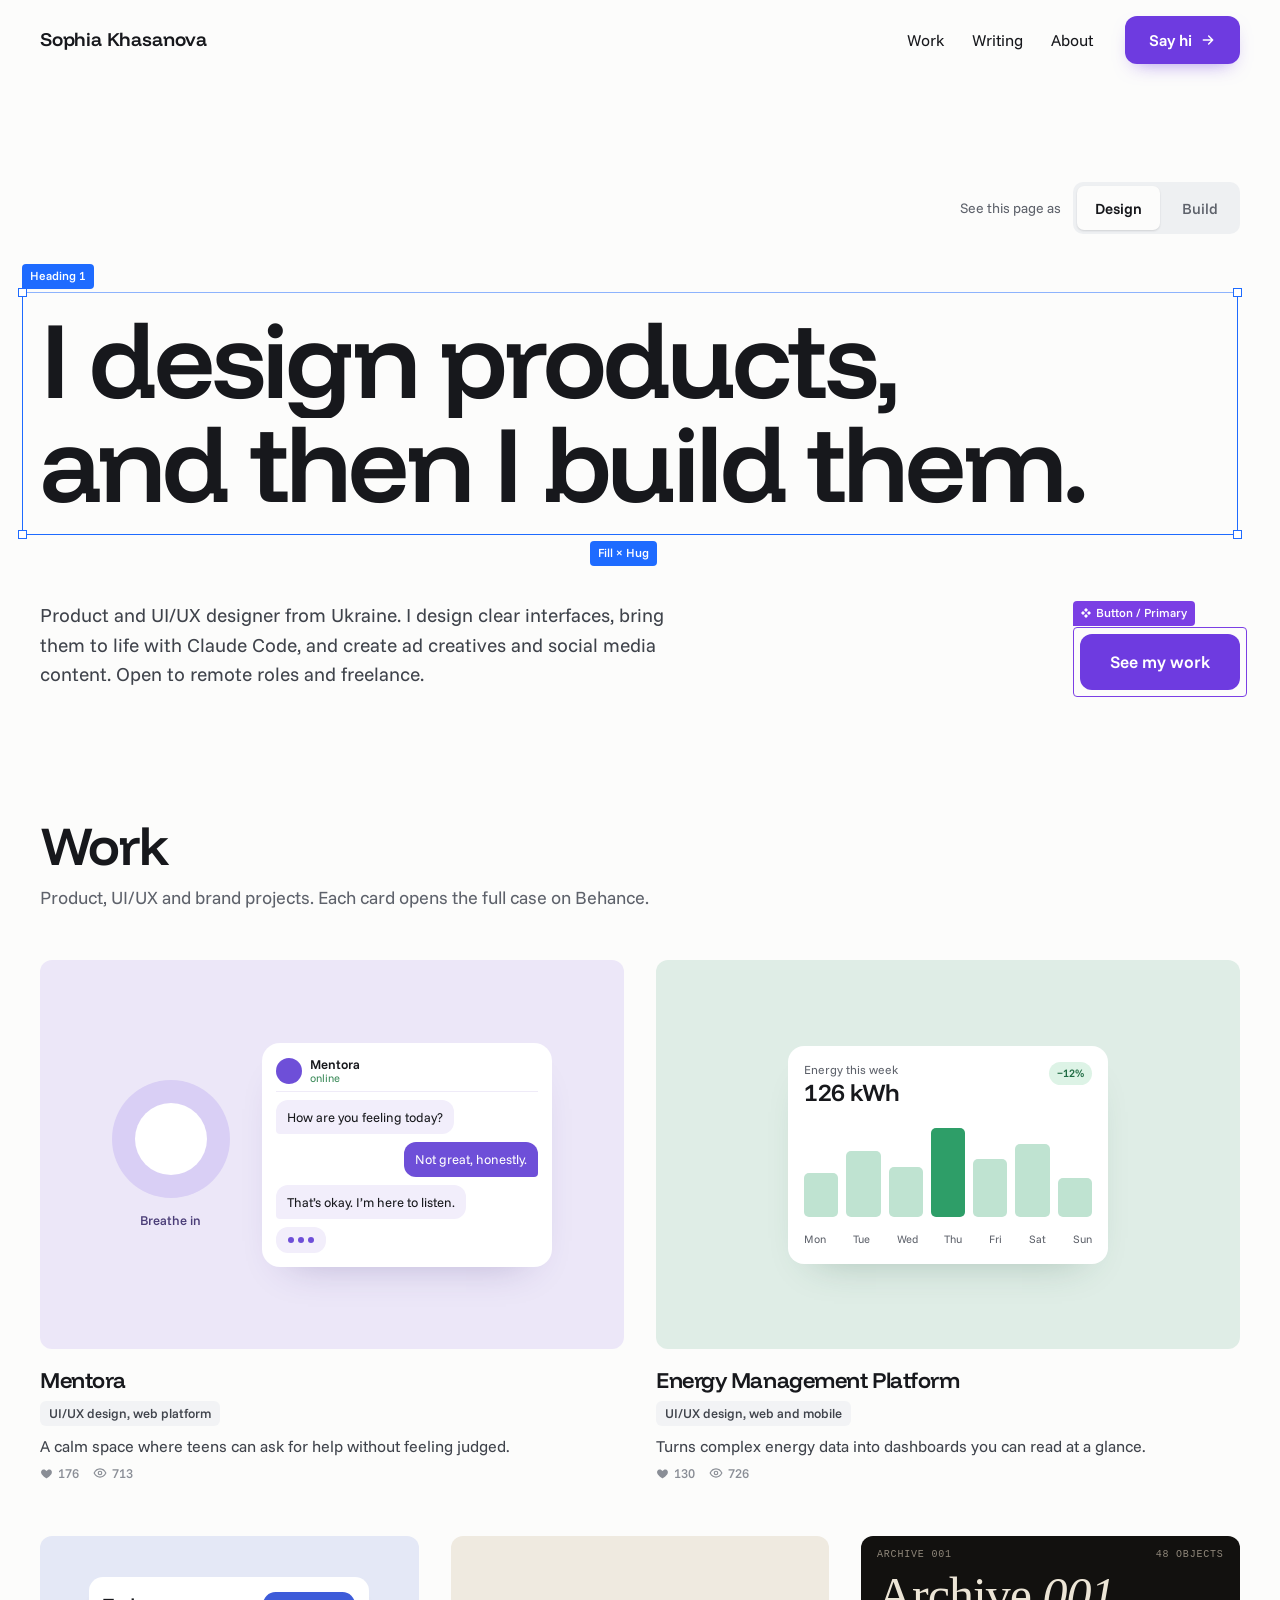
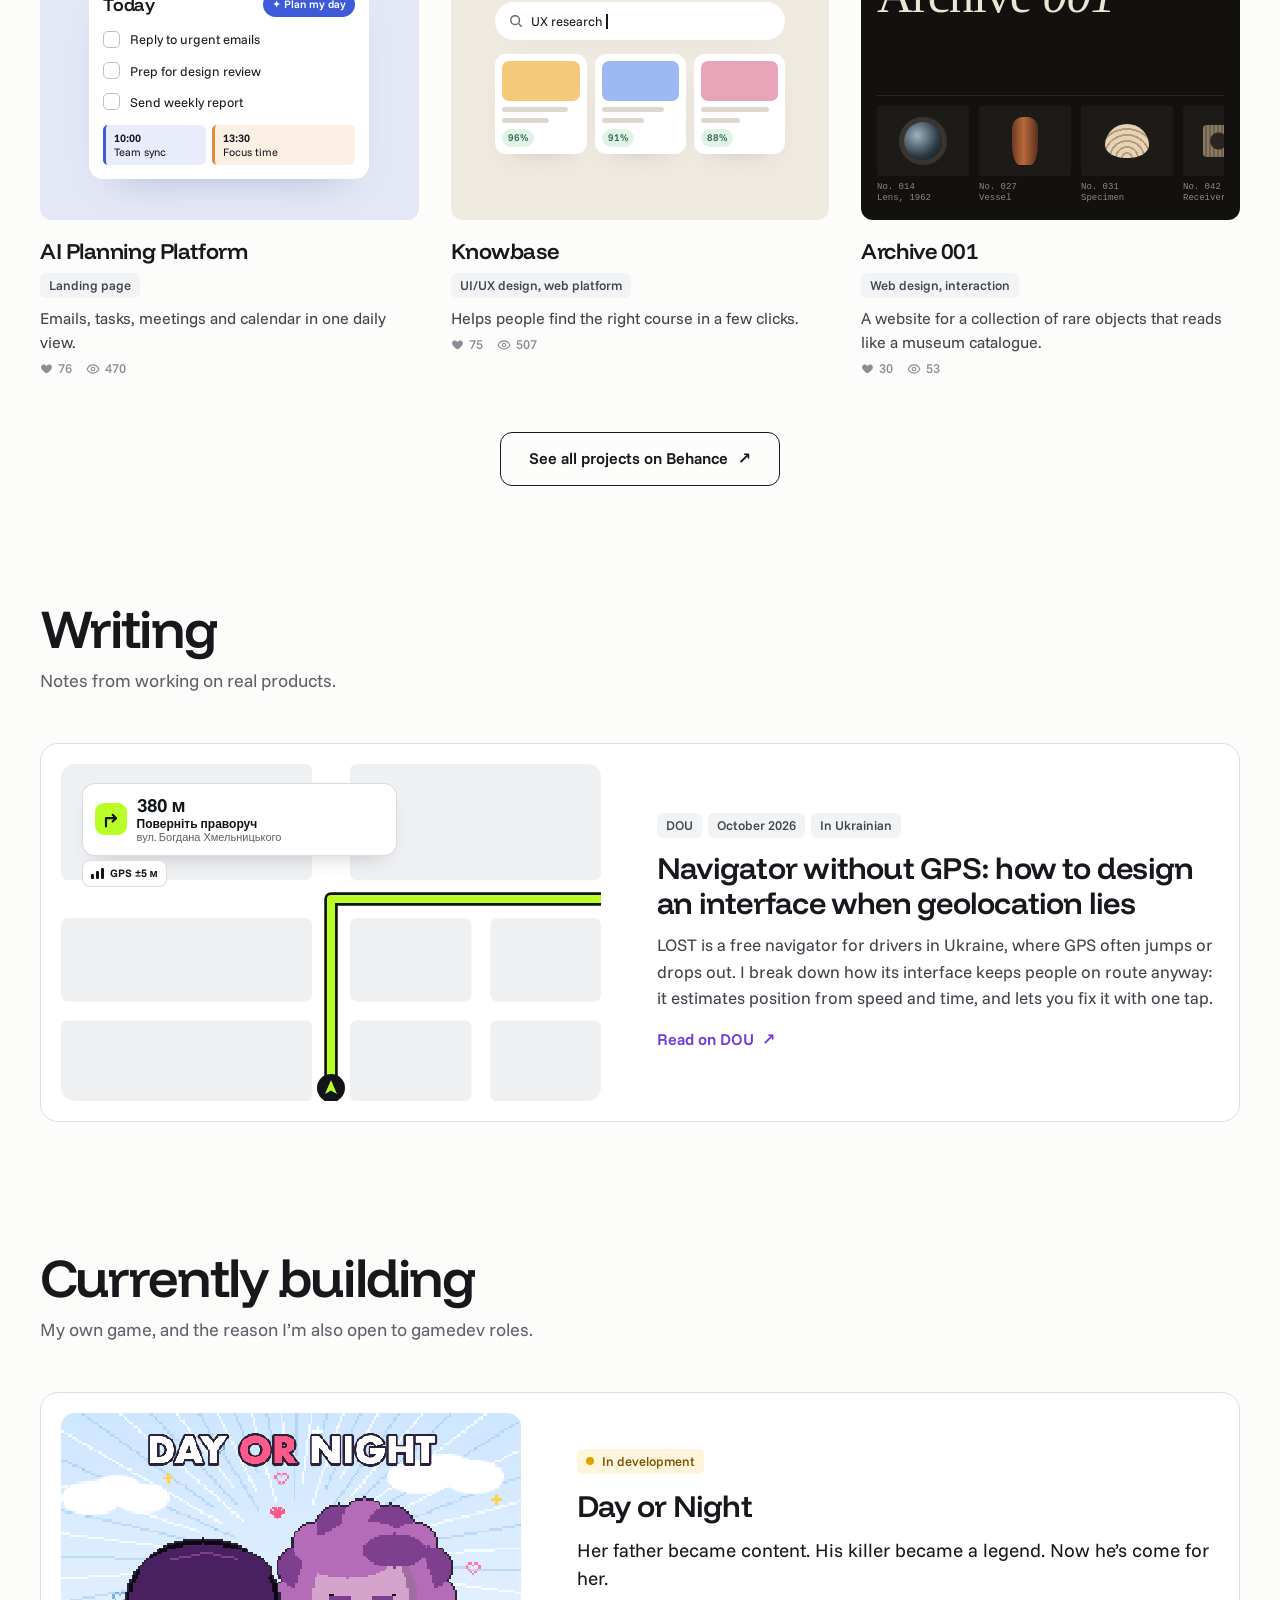
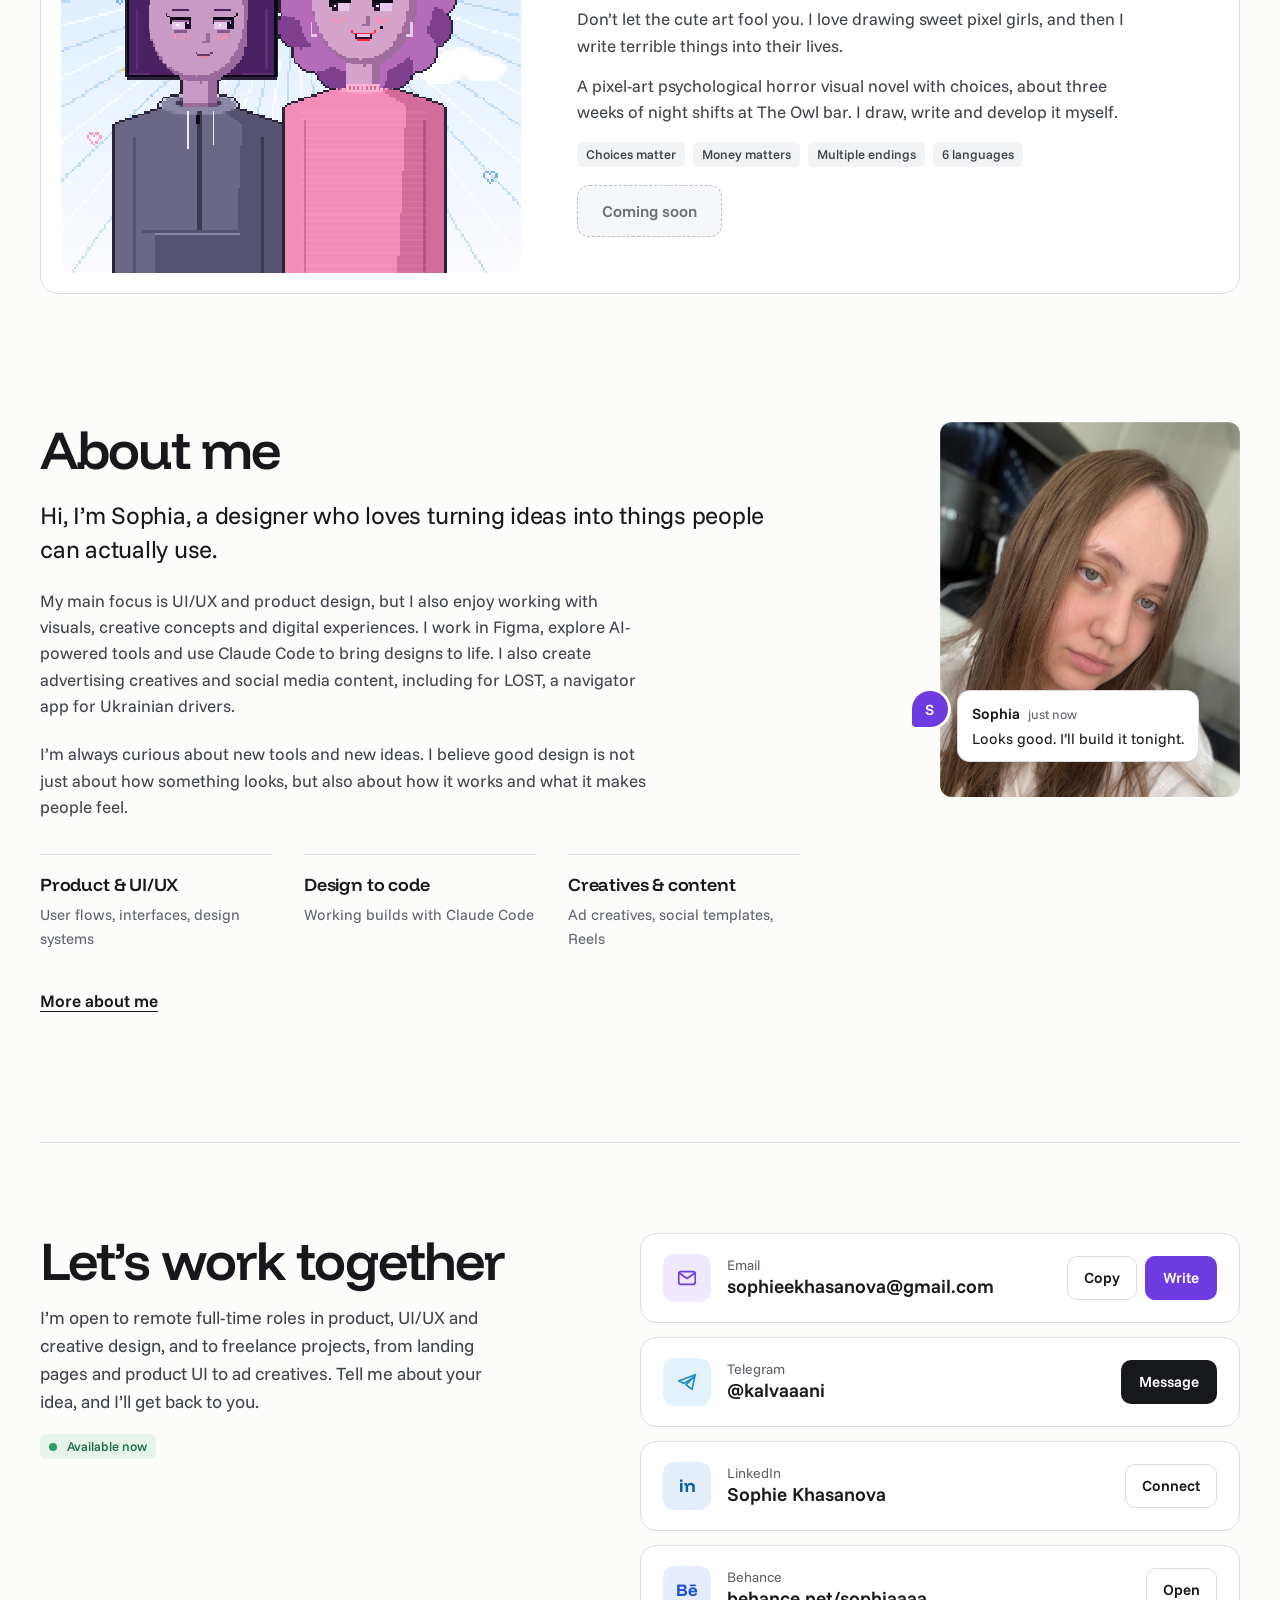
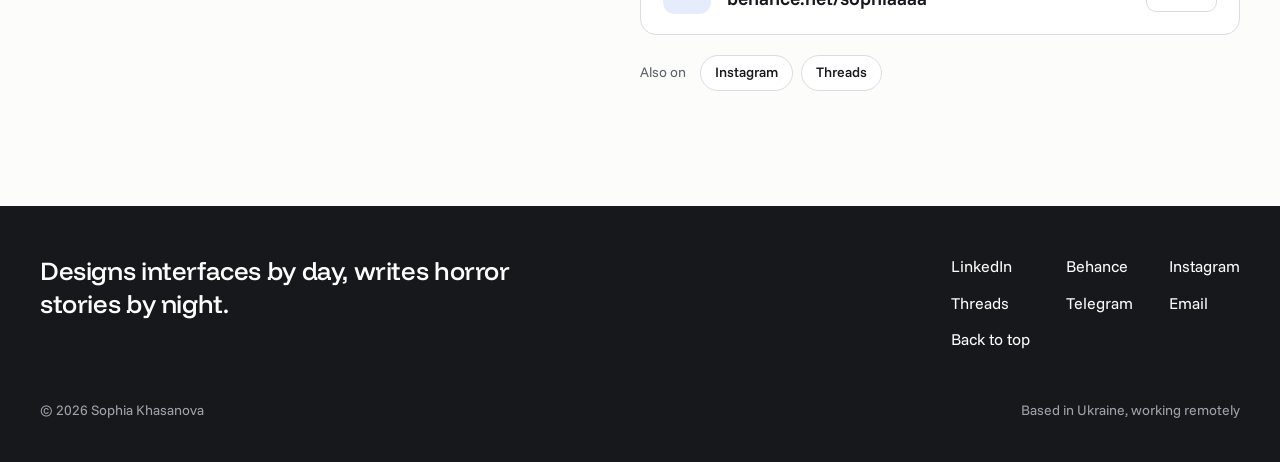
<file: index.html>
<!doctype html>
<html lang="en">
<head>
<meta charset="utf-8">
<meta name="viewport" content="width=device-width, initial-scale=1">
<title>Sophia Khasanova, product and UI/UX designer</title>
<meta name="description" content="Sophia Khasanova, product and UI/UX designer from Ukraine. Interfaces, design to code with Claude Code, and ad creatives. Open to remote roles and freelance.">
<link rel="canonical" href="https://sophiekhasanova.github.io/">
<meta property="og:type" content="website">
<meta property="og:title" content="Sophia Khasanova, product and UI/UX designer">
<meta property="og:description" content="Sophia Khasanova, product and UI/UX designer from Ukraine. Interfaces, design to code with Claude Code, and ad creatives. Open to remote roles and freelance.">
<meta property="og:url" content="https://sophiekhasanova.github.io/">
<meta property="og:image" content="https://sophiekhasanova.github.io/assets/og.png">
<meta name="twitter:card" content="summary_large_image">
<meta name="theme-color" content="#FCFCFB">
<link rel="icon" href="assets/favicon.svg" type="image/svg+xml">

<link rel="preconnect" href="https://fonts.googleapis.com">
<link href="https://fonts.googleapis.com/css2?family=Funnel+Display:wght@400;500;600;700;800&amp;family=Funnel+Sans:wght@400;500;600&amp;display=swap" rel="stylesheet">
<link rel="stylesheet" href="css/style.css">

</head>
<body>

<div class="page">

<header id="top" class="hdr">
<span style="font-family:'Funnel Display',sans-serif;font-weight:600;font-size:19px;letter-spacing:-0.01em;margin-right:auto">Sophia Khasanova</span>
<nav class="main-nav">
<a class="plain-link" href="#work">Work</a>
<a class="plain-link" href="#writing">Writing</a>
<a class="plain-link" href="#about">About</a>
</nav>
<a href="#contact" class="hcta">Say hi<svg class="harr" width="16" height="16" viewBox="0 0 24 24" fill="none" stroke="currentColor" stroke-width="2.2" stroke-linecap="round" stroke-linejoin="round" aria-hidden="true"><path d="M5 12h14M13 6l6 6-6 6"></path></svg></a>
</header>

<section class="is-design" data-mode style="max-width:1320px;margin:0 auto;padding:clamp(48px,8vw,112px) 40px clamp(72px,10vw,140px)">
<div class="fade f3 vbar" style="display:flex;align-items:center;justify-content:flex-end;margin-bottom:clamp(40px,6vw,72px)">
<span class="vhint" style="color:#5E626B;font-size:14px;margin-right:12px">See this page as</span><div role="group" aria-label="Show the page as" style="display:inline-flex;padding:4px;border-radius:10px;background:#EEF0F2;gap:4px">
<button type="button" class="seg" data-set="design" aria-pressed="true">Design</button>
<button type="button" class="seg" data-set="build" aria-pressed="false">Build</button>
</div>
</div>

<div style="position:relative;max-width:1180px">
<div class="ov" aria-hidden="true" style="position:absolute;inset:-14px -18px">
<div class="draw" style="position:absolute;inset:0;border:1.5px solid #1E6BFF"></div>
<span class="pop p3" style="position:absolute;left:0;top:-28px;background:#1E6BFF;color:#fff;font-size:12px;font-weight:500;padding:3px 8px;border-radius:4px 4px 4px 0;transform-origin:left bottom">Heading 1</span>
<span class="pop p1" style="position:absolute;left:-4px;top:-4px;width:9px;height:9px;background:#fff;border:1.5px solid #1E6BFF"></span>
<span class="pop p1" style="position:absolute;right:-4px;top:-4px;width:9px;height:9px;background:#fff;border:1.5px solid #1E6BFF"></span>
<span class="pop p1" style="position:absolute;left:-4px;bottom:-4px;width:9px;height:9px;background:#fff;border:1.5px solid #1E6BFF"></span>
<span class="pop p1" style="position:absolute;right:-4px;bottom:-4px;width:9px;height:9px;background:#fff;border:1.5px solid #1E6BFF"></span>
<span class="pop p2" style="position:absolute;left:calc(50% - 40px);bottom:-30px;background:#1E6BFF;color:#fff;font-size:12px;font-weight:500;padding:3px 8px;border-radius:4px;white-space:nowrap">Fill × Hug</span>
</div>
<h1 style="margin:0;font-family:'Funnel Display',sans-serif;font-weight:600;font-size:clamp(44px,8.4vw,124px);line-height:0.96;letter-spacing:-0.035em">
<span class="mask"><span class="line">I design products,</span></span>
<span class="mask"><span class="line l2">and then I build them.</span></span>
</h1>
</div>

<div style="display:flex;flex-wrap:wrap;gap:40px 64px;align-items:flex-end;justify-content:space-between;margin-top:clamp(56px,7vw,88px)">
<p class="fade f1" style="margin:0;max-width:34em;font-size:clamp(18px,1.5vw,21px);color:#3F434B">Product and UI/UX designer from Ukraine. I design clear interfaces, bring them to life with Claude Code, and create ad creatives and social media content. Open to remote roles and freelance.</p>
<div class="rel fade f2">
<div class="ov" aria-hidden="true" style="position:absolute;inset:-7px;border:1.5px solid #7B3FE4;border-radius:4px">
<span class="pop p2" style="position:absolute;left:-1.5px;top:-27px;background:#7B3FE4;color:#fff;font-size:12px;font-weight:500;padding:3px 8px;border-radius:4px 4px 4px 0;display:flex;gap:5px;align-items:center;white-space:nowrap;transform-origin:left bottom"><svg width="10" height="10" viewBox="0 0 10 10" fill="#fff" aria-hidden="true"><path d="M5 0l2 2-2 2-2-2zM8 3l2 2-2 2-2-2zM2 3l2 2-2 2-2-2zM5 6l2 2-2 2-2-2z"></path></svg>Button / Primary</span>
</div>
<a href="#work" class="cta" style="display:inline-flex;align-items:center;height:56px;padding:0 30px;border-radius:12px;background:#6E3BE0;color:#fff;text-decoration:none;font-weight:600;font-size:17px">See my work</a>
</div>
</div>
</section>

<section class="section-sm" id="work">
<div class="mb-48 rv">
<h2 class="section-title">Work</h2>
<p class="section-sub">Product, UI/UX and brand projects. Each card opens the full case on Behance.</p>
</div>
<div class="wgrid">

<!-- 1 Mentora -->
<a class="case rv w3" href="https://www.behance.net/gallery/240917975/Mental-Health-Support-Platform-UIUX-Design" target="_blank" rel="noopener">
<div class="rel">
<div class="rounded">
<div class="mk" role="img" aria-label="Illustration of Mentora: a breathing exercise and a supportive chat" style="aspect-ratio:3/2;background:#ECE7F8;display:flex;align-items:center;justify-content:center;gap:32px;padding:20px">
<div class="hide-sm" style="flex-direction:column;align-items:center;gap:12px">
<div style="width:118px;height:118px;border-radius:50%;background:#D9CFF5;display:flex;align-items:center;justify-content:center;animation:breathe 5s ease-in-out infinite">
<div style="width:72px;height:72px;border-radius:50%;background:#FFFFFF"></div>
</div>
<span style="font-size:13px;color:#4B3E78;font-weight:500">Breathe in</span>
</div>
<div style="width:min(100%,290px);background:#FFFFFF;border-radius:18px;padding:14px;display:flex;flex-direction:column;gap:8px;box-shadow:0 20px 40px -26px #3B2A7A55;font-size:13px">
<div style="display:flex;align-items:center;gap:8px;padding-bottom:6px;border-bottom:1px solid #EFEBF8">
<span style="width:26px;height:26px;border-radius:50%;background:#6E4FD8"></span>
<span style="display:flex;flex-direction:column;line-height:1.2"><span class="bold">Mentora</span><span style="font-size:11px;color:#3C8B5A">online</span></span>
</div>
<span class="bubble">How are you feeling today?</span>
<span style="align-self:flex-end;background:#6E4FD8;color:#fff;border-radius:12px 12px 4px 12px;padding:7px 11px">Not great, honestly.</span>
<span class="bubble">That’s okay. I’m here to listen.</span>
<span style="align-self:flex-start;display:flex;gap:4px;background:#F2EEFB;border-radius:12px;padding:10px 12px">
<span style="width:6px;height:6px;border-radius:50%;background:#6E4FD8;animation:dot 1.2s infinite"></span>
<span style="width:6px;height:6px;border-radius:50%;background:#6E4FD8;animation:dot 1.2s .15s infinite"></span>
<span style="width:6px;height:6px;border-radius:50%;background:#6E4FD8;animation:dot 1.2s .3s infinite"></span>
</span>
</div>
</div>
</div>
<div class="wsel" aria-hidden="true"><span class="sel-label">Mentora</span></div>
</div>
<div class="stack-8">
<h3 class="card-title">Mentora</h3>
<span class="tag">UI/UX design, web platform</span>
<p class="card-text">A calm space where teens can ask for help without feeling judged.</p>
<span class="bst" aria-label="176 appreciations and 713 views on Behance"><span><svg width="13" height="13" viewBox="0 0 24 24" fill="currentColor" aria-hidden="true"><path d="M12 21s-7.5-4.6-9.5-9.2C1 8.3 3.3 4.5 7 4.5c2.1 0 3.6 1.1 5 2.8 1.4-1.7 2.9-2.8 5-2.8 3.7 0 6 3.8 4.5 7.3C19.5 16.4 12 21 12 21z"/></svg>176</span><span><svg width="14" height="14" viewBox="0 0 24 24" fill="none" stroke="currentColor" stroke-width="2" aria-hidden="true"><path d="M2 12s3.6-7 10-7 10 7 10 7-3.6 7-10 7S2 12 2 12z"/><circle cx="12" cy="12" r="3"/></svg>713</span></span>
</div>
</a>

<!-- 2 Energy -->
<a class="case rv w3" href="https://www.behance.net/gallery/240399627/Energy-Management-Platform-UIUX-Design" target="_blank" rel="noopener">
<div class="rel">
<div class="rounded">
<div class="mk" role="img" aria-label="Illustration of an energy dashboard with a weekly bar chart" style="aspect-ratio:3/2;background:#DFEDE6;display:flex;align-items:center;justify-content:center;padding:20px">
<div style="width:min(100%,320px);background:#FFFFFF;border-radius:16px;padding:16px;box-shadow:0 20px 40px -26px #1F4D3A55;display:flex;flex-direction:column;gap:14px">
<div style="display:flex;justify-content:space-between;align-items:flex-start;gap:12px">
<span style="display:flex;flex-direction:column;line-height:1.25"><span style="font-size:12px;color:#5E626B">Energy this week</span><span style="font-family:'Funnel Display',sans-serif;font-weight:600;font-size:24px;letter-spacing:-0.02em">126 kWh</span></span>
<span style="background:#DDF3E6;color:#1F6B43;font-size:11px;font-weight:600;padding:3px 8px;border-radius:999px">−12%</span>
</div>
<div style="display:flex;align-items:flex-end;gap:8px;height:96px">
<span style="flex:1;height:45%;background:#BFE3D1;border-radius:5px;transform-origin:bottom;animation:bar 1.6s ease-in-out infinite"></span>
<span style="flex:1;height:68%;background:#BFE3D1;border-radius:5px;transform-origin:bottom;animation:bar 1.6s .1s ease-in-out infinite"></span>
<span style="flex:1;height:52%;background:#BFE3D1;border-radius:5px;transform-origin:bottom;animation:bar 1.6s .2s ease-in-out infinite"></span>
<span style="flex:1;height:92%;background:#2E9E68;border-radius:5px;transform-origin:bottom;animation:bar 1.6s .3s ease-in-out infinite"></span>
<span style="flex:1;height:60%;background:#BFE3D1;border-radius:5px;transform-origin:bottom;animation:bar 1.6s .4s ease-in-out infinite"></span>
<span style="flex:1;height:76%;background:#BFE3D1;border-radius:5px;transform-origin:bottom;animation:bar 1.6s .5s ease-in-out infinite"></span>
<span style="flex:1;height:40%;background:#BFE3D1;border-radius:5px;transform-origin:bottom;animation:bar 1.6s .6s ease-in-out infinite"></span>
</div>
<div style="display:flex;justify-content:space-between;font-size:11px;color:#5E626B"><span>Mon</span><span>Tue</span><span>Wed</span><span>Thu</span><span>Fri</span><span>Sat</span><span>Sun</span></div>
</div>
</div>
</div>
<div class="wsel" aria-hidden="true"><span class="sel-label-nw">Energy Management Platform</span></div>
</div>
<div class="stack-8">
<h3 class="card-title">Energy Management Platform</h3>
<span class="tag">UI/UX design, web and mobile</span>
<p class="card-text">Turns complex energy data into dashboards you can read at a glance.</p>
<span class="bst" aria-label="130 appreciations and 726 views on Behance"><span><svg width="13" height="13" viewBox="0 0 24 24" fill="currentColor" aria-hidden="true"><path d="M12 21s-7.5-4.6-9.5-9.2C1 8.3 3.3 4.5 7 4.5c2.1 0 3.6 1.1 5 2.8 1.4-1.7 2.9-2.8 5-2.8 3.7 0 6 3.8 4.5 7.3C19.5 16.4 12 21 12 21z"/></svg>130</span><span><svg width="14" height="14" viewBox="0 0 24 24" fill="none" stroke="currentColor" stroke-width="2" aria-hidden="true"><path d="M2 12s3.6-7 10-7 10 7 10 7-3.6 7-10 7S2 12 2 12z"/><circle cx="12" cy="12" r="3"/></svg>726</span></span>
</div>
</a>

<!-- 3 AI Planning -->
<a class="case rv w2" href="https://www.behance.net/gallery/251711551/AI-Planning-Platform-Landing-Page" target="_blank" rel="noopener">
<div class="rel">
<div class="rounded">
<div class="mk" role="img" aria-label="Illustration of an AI planner checking off the day's tasks" style="aspect-ratio:4/3;background:#E4E8F6;display:flex;align-items:center;justify-content:center;padding:18px">
<div style="width:min(100%,280px);background:#FFFFFF;border-radius:14px;padding:14px;box-shadow:0 20px 40px -26px #26357A55;display:flex;flex-direction:column;gap:11px;font-size:13px">
<div style="display:flex;justify-content:space-between;align-items:center">
<span style="font-family:'Funnel Display',sans-serif;font-weight:600;font-size:18px;letter-spacing:-0.02em">Today</span>
<span style="background:#3D5BD9;color:#fff;font-size:11px;font-weight:600;padding:4px 9px;border-radius:999px">✦ Plan my day</span>
</div>
<span class="row-10"><span style="position:relative;flex:none;width:17px;height:17px;border-radius:5px;border:1.5px solid #B9BED0;animation:check 4s infinite"><svg width="17" height="17" viewBox="0 0 20 20" style="position:absolute;left:-1.5px;top:-1.5px;animation:tick 4s infinite" fill="none" stroke="#fff" stroke-width="2.4" stroke-linecap="round" stroke-linejoin="round"><path d="M5.5 10.5l3 3 6-7"></path></svg></span><span style="background:linear-gradient(#17181C,#17181C) 0 55%/0 1.5px no-repeat;animation:strike 4s infinite">Reply to urgent emails</span></span>
<span class="row-10"><span style="position:relative;flex:none;width:17px;height:17px;border-radius:5px;border:1.5px solid #B9BED0;animation:check 4s .5s infinite"><svg width="17" height="17" viewBox="0 0 20 20" style="position:absolute;left:-1.5px;top:-1.5px;animation:tick 4s .5s infinite" fill="none" stroke="#fff" stroke-width="2.4" stroke-linecap="round" stroke-linejoin="round"><path d="M5.5 10.5l3 3 6-7"></path></svg></span><span style="background:linear-gradient(#17181C,#17181C) 0 55%/0 1.5px no-repeat;animation:strike 4s .5s infinite">Prep for design review</span></span>
<span class="row-10"><span style="position:relative;flex:none;width:17px;height:17px;border-radius:5px;border:1.5px solid #B9BED0;animation:check 4s 1s infinite"><svg width="17" height="17" viewBox="0 0 20 20" style="position:absolute;left:-1.5px;top:-1.5px;animation:tick 4s 1s infinite" fill="none" stroke="#fff" stroke-width="2.4" stroke-linecap="round" stroke-linejoin="round"><path d="M5.5 10.5l3 3 6-7"></path></svg></span><span style="background:linear-gradient(#17181C,#17181C) 0 55%/0 1.5px no-repeat;animation:strike 4s 1s infinite">Send weekly report</span></span>
<div style="display:flex;gap:6px;margin-top:2px">
<span style="flex:2;background:#E8ECFB;border-left:3px solid #3D5BD9;border-radius:5px;padding:6px 8px;font-size:11px;line-height:1.3"><b class="block">10:00</b>Team sync</span>
<span style="flex:3;background:#FCEFE3;border-left:3px solid #E08A3A;border-radius:5px;padding:6px 8px;font-size:11px;line-height:1.3"><b class="block">13:30</b>Focus time</span>
</div>
</div>
</div>
</div>
<div class="wsel" aria-hidden="true"><span class="sel-label-nw">AI Planning Platform</span></div>
</div>
<div class="stack-8">
<h3 class="card-title">AI Planning Platform</h3>
<span class="tag">Landing page</span>
<p class="card-text">Emails, tasks, meetings and calendar in one daily view.</p>
<span class="bst" aria-label="76 appreciations and 470 views on Behance"><span><svg width="13" height="13" viewBox="0 0 24 24" fill="currentColor" aria-hidden="true"><path d="M12 21s-7.5-4.6-9.5-9.2C1 8.3 3.3 4.5 7 4.5c2.1 0 3.6 1.1 5 2.8 1.4-1.7 2.9-2.8 5-2.8 3.7 0 6 3.8 4.5 7.3C19.5 16.4 12 21 12 21z"/></svg>76</span><span><svg width="14" height="14" viewBox="0 0 24 24" fill="none" stroke="currentColor" stroke-width="2" aria-hidden="true"><path d="M2 12s3.6-7 10-7 10 7 10 7-3.6 7-10 7S2 12 2 12z"/><circle cx="12" cy="12" r="3"/></svg>470</span></span>
</div>
</a>

<!-- 4 Knowbase -->
<a class="case rv w2" href="https://www.behance.net/gallery/245199261/Online-Learning-Platform-UIUX-Design" target="_blank" rel="noopener">
<div class="rel">
<div class="rounded">
<div class="mk" role="img" aria-label="Illustration of Knowbase search with matched course cards" style="aspect-ratio:4/3;background:#EFEAE0;display:flex;flex-direction:column;align-items:center;justify-content:center;gap:14px;padding:18px">
<div style="width:min(100%,290px);background:#FFFFFF;border-radius:999px;padding:9px 14px;display:flex;align-items:center;gap:8px;box-shadow:0 12px 26px -18px #5A4A2A55;font-size:13px">
<svg width="14" height="14" viewBox="0 0 16 16" fill="none" stroke="#5E626B" stroke-width="1.6" aria-hidden="true"><circle cx="7" cy="7" r="5"></circle><path d="M11 11l3.5 3.5"></path></svg>
<span>UX research</span><span style="width:1.5px;height:15px;background:#17181C;margin-left:-5px;animation:caret 1s steps(1) infinite"></span>
</div>
<div style="display:flex;gap:8px;width:min(100%,290px)">
<span style="flex:1;background:#FFFFFF;border-radius:11px;padding:7px;display:flex;flex-direction:column;gap:6px;box-shadow:0 12px 26px -18px #5A4A2A55;animation:float 2.4s ease-in-out infinite"><span style="height:40px;border-radius:7px;background:#F4C97A"></span><span style="height:5px;width:85%;border-radius:3px;background:#DDD8CE"></span><span style="height:5px;width:60%;border-radius:3px;background:#DDD8CE"></span><span class="badge-new">96%</span></span>
<span style="flex:1;background:#FFFFFF;border-radius:11px;padding:7px;display:flex;flex-direction:column;gap:6px;box-shadow:0 12px 26px -18px #5A4A2A55;animation:float 2.4s .3s ease-in-out infinite"><span style="height:40px;border-radius:7px;background:#9DB8F2"></span><span style="height:5px;width:80%;border-radius:3px;background:#DDD8CE"></span><span style="height:5px;width:55%;border-radius:3px;background:#DDD8CE"></span><span class="badge-new">91%</span></span>
<span style="flex:1;background:#FFFFFF;border-radius:11px;padding:7px;display:flex;flex-direction:column;gap:6px;box-shadow:0 12px 26px -18px #5A4A2A55;animation:float 2.4s .6s ease-in-out infinite"><span style="height:40px;border-radius:7px;background:#E8A4B8"></span><span style="height:5px;width:88%;border-radius:3px;background:#DDD8CE"></span><span style="height:5px;width:50%;border-radius:3px;background:#DDD8CE"></span><span class="badge-new">88%</span></span>
</div>
</div>
</div>
<div class="wsel" aria-hidden="true"><span class="sel-label">Knowbase</span></div>
</div>
<div class="stack-8">
<h3 class="card-title">Knowbase</h3>
<span class="tag">UI/UX design, web platform</span>
<p class="card-text">Helps people find the right course in a few clicks.</p>
<span class="bst" aria-label="75 appreciations and 507 views on Behance"><span><svg width="13" height="13" viewBox="0 0 24 24" fill="currentColor" aria-hidden="true"><path d="M12 21s-7.5-4.6-9.5-9.2C1 8.3 3.3 4.5 7 4.5c2.1 0 3.6 1.1 5 2.8 1.4-1.7 2.9-2.8 5-2.8 3.7 0 6 3.8 4.5 7.3C19.5 16.4 12 21 12 21z"/></svg>75</span><span><svg width="14" height="14" viewBox="0 0 24 24" fill="none" stroke="currentColor" stroke-width="2" aria-hidden="true"><path d="M2 12s3.6-7 10-7 10 7 10 7-3.6 7-10 7S2 12 2 12z"/><circle cx="12" cy="12" r="3"/></svg>507</span></span>
</div>
</a>

<!-- 5 Archive 001 -->
<a class="case rv w2" href="https://www.behance.net/gallery/258970425/ARCHIVE-001-Website-for-a-Collection-of-Rare-Objects" target="_blank" rel="noopener">
<div class="rel">
<div class="rounded">
<div class="mk arc" role="img" aria-label="Illustration of the Archive 001 website: a serif title over a slowly moving wall of catalogued objects">
<div class="arc-bar"><span>Archive 001</span><span>48 objects</span></div>
<div class="arc-title">Archive <i>001</i></div>
<div class="arc-wall">
<div class="arc-track">
<span class="arc-obj"><span class="arc-pic arc-lens"></span><span class="arc-cap">No. 014<br>Lens, 1962</span></span>
<span class="arc-obj"><span class="arc-pic arc-vase"></span><span class="arc-cap">No. 027<br>Vessel</span></span>
<span class="arc-obj"><span class="arc-pic arc-shell"></span><span class="arc-cap">No. 031<br>Specimen</span></span>
<span class="arc-obj"><span class="arc-pic arc-radio"></span><span class="arc-cap">No. 042<br>Receiver</span></span>
</div>
</div>
</div>
</div>
<div class="wsel" aria-hidden="true"><span class="sel-label">Archive 001</span></div>
</div>
<div class="stack-8">
<h3 class="card-title">Archive 001</h3>
<span class="tag">Web design, interaction</span>
<p class="card-text">A website for a collection of rare objects that reads like a museum catalogue.</p>
<span class="bst" aria-label="30 appreciations and 53 views on Behance"><span><svg width="13" height="13" viewBox="0 0 24 24" fill="currentColor" aria-hidden="true"><path d="M12 21s-7.5-4.6-9.5-9.2C1 8.3 3.3 4.5 7 4.5c2.1 0 3.6 1.1 5 2.8 1.4-1.7 2.9-2.8 5-2.8 3.7 0 6 3.8 4.5 7.3C19.5 16.4 12 21 12 21z"/></svg>30</span><span><svg width="14" height="14" viewBox="0 0 24 24" fill="none" stroke="currentColor" stroke-width="2" aria-hidden="true"><path d="M2 12s3.6-7 10-7 10 7 10 7-3.6 7-10 7S2 12 2 12z"/><circle cx="12" cy="12" r="3"/></svg>53</span></span>
</div>
</a>

</div>
<div class="rv" style="display:flex;justify-content:center;margin-top:56px">
<a href="https://www.behance.net/sophiaaaa" target="_blank" rel="noopener" class="allbtn" style="display:inline-flex;align-items:center;gap:10px;height:54px;padding:0 28px;border-radius:12px;border:1.5px solid #17181C;text-decoration:none;font-weight:600;font-size:16px;color:#17181C">See all projects on Behance<span class="go" aria-hidden="true">↗</span></a>
</div>
</section>

<section class="section" id="writing">
<div class="mb-48 rv"><h2 class="section-title">Writing</h2><p class="section-sub">Notes from working on real products.</p></div>
<a class="case article rv" href="https://dou.ua/forums/topic/62926/" target="_blank" rel="noopener" style="display:flex;flex-wrap:wrap;gap:32px 56px;align-items:center;padding:20px;border:1px solid #DADCE0;border-radius:18px;background:#FFFFFF">
<div style="position:relative;flex:1 1 360px;max-width:540px">
<div style="border-radius:14px;overflow:hidden">
<div class="mk" role="img" aria-label="Illustration of the LOST navigator in light theme: a lime route on a light map, a turn instruction and a GPS status that switches to No GPS mode" style="position:relative;aspect-ratio:16/10;background:#FFFFFF;font-family:'Funnel Sans',sans-serif;box-shadow:inset 0 0 0 1px #D8DDE2;border-radius:14px">
<svg viewBox="0 0 400 250" preserveAspectRatio="none" style="position:absolute;inset:0;width:100%;height:100%" aria-hidden="true"><rect width="400" height="250" fill="#FFFFFF"></rect><rect x="0" y="0" width="186" height="86" rx="5" fill="#EEF0F2"></rect><rect x="214" y="0" width="186" height="86" rx="5" fill="#EEF0F2"></rect><rect x="0" y="114" width="186" height="62" rx="5" fill="#EEF0F2"></rect><rect x="214" y="114" width="90" height="62" rx="5" fill="#EEF0F2"></rect><rect x="318" y="114" width="82" height="62" rx="5" fill="#EEF0F2"></rect><rect x="0" y="190" width="186" height="60" rx="5" fill="#EEF0F2"></rect><rect x="214" y="190" width="90" height="60" rx="5" fill="#EEF0F2"></rect><rect x="318" y="190" width="82" height="60" rx="5" fill="#EEF0F2"></rect><path d="M200 250 V100 H400" fill="none" stroke="#111418" stroke-width="10" stroke-linejoin="round"></path><path d="M200 250 V100 H400" fill="none" stroke="#B9FF27" stroke-width="6" stroke-linejoin="round"></path></svg>
<div style="position:absolute;left:4%;top:6%;width:58%;display:flex;flex-direction:column;gap:6px">
<div style="background:#FFFFFF;border-radius:12px;padding:10px 12px;display:flex;gap:10px;align-items:center;box-shadow:0 0 0 1px #D8DDE2,0 10px 24px -14px #11141855">
<span style="flex:none;width:32px;height:32px;border-radius:9px;background:#B9FF27;display:flex;align-items:center;justify-content:center"><svg width="20" height="20" viewBox="0 0 24 24" fill="none" stroke="#111418" stroke-width="2.6" stroke-linecap="round" stroke-linejoin="round" aria-hidden="true"><path d="M6 21V11h12"></path><path d="M14 7l4 4-4 4"></path></svg></span>
<span style="display:flex;flex-direction:column;line-height:1.2;min-width:0"><span style="color:#111418;font-weight:700;font-size:19px">380 м</span><span style="color:#111418;font-size:12px;font-weight:600">Поверніть праворуч</span><span style="color:#596168;font-size:11px;white-space:nowrap;overflow:hidden;text-overflow:ellipsis">вул. Богдана Хмельницького</span></span>
</div>
<span style="position:relative;align-self:flex-start;height:24px;min-width:148px">
<span style="position:absolute;left:0;top:0;display:flex;align-items:center;gap:6px;background:#FFFFFF;box-shadow:0 0 0 1px #D8DDE2;border-radius:7px;padding:4px 8px;color:#111418;font-size:11px;font-weight:700;white-space:nowrap;animation:gpsA 6s infinite"><span style="display:flex;gap:2px;align-items:flex-end"><span style="width:3px;height:5px;background:#111418;border-radius:1px"></span><span style="width:3px;height:8px;background:#111418;border-radius:1px"></span><span style="width:3px;height:11px;background:#111418;border-radius:1px"></span></span>GPS ±5 м</span>
<span style="position:absolute;left:0;top:0;display:flex;align-items:center;gap:6px;background:#B9FF27;border-radius:7px;padding:4px 8px;color:#111418;font-size:11px;font-weight:700;white-space:nowrap;opacity:0;animation:gpsB 6s infinite">Без GPS: за швидкістю</span>
</span>
</div>
<span style="position:absolute;left:50%;top:96%;width:30px;height:30px;transform:translate(-50%,-50%);display:flex;align-items:center;justify-content:center;animation:lostDrive 6s linear infinite"><svg width="30" height="30" viewBox="0 0 30 30" aria-hidden="true"><circle cx="15" cy="15" r="14" fill="#111418"></circle><path d="M15 7l6 14-6-3.5L9 21z" fill="#B9FF27"></path></svg></span>
</div>
</div>
<div class="wsel-lg wsel" aria-hidden="true"><span class="sel-label">LOST</span></div>
</div>
<div class="col-text">
<span style="display:flex;flex-wrap:wrap;gap:6px"><span class="tag">DOU</span><span class="tag">October 2026</span><span class="tag">In Ukrainian</span></span>
<h3 class="title-lg">Navigator without GPS: how to design an interface when geolocation lies</h3>
<p class="text-34">LOST is a free navigator for drivers in Ukraine, where GPS often jumps or drops out. I break down how its interface keeps people on route anyway: it estimates position from speed and time, and lets you fix it with one tap.</p>
<span style="display:inline-flex;gap:8px;font-weight:600;font-size:16px;margin-top:4px;color:#6E3BE0">Read on DOU<span class="go" aria-hidden="true">↗</span></span>
</div>
</a>
</section>

<section class="section" id="game">
<div class="mb-48 rv"><h2 class="section-title">Currently building</h2><p class="section-sub">My own game, and the reason I’m also open to gamedev roles.</p></div>
<div class="case rv" style="display:flex;flex-wrap:wrap;gap:32px 48px;align-items:stretch;padding:20px;border:1px solid #DADCE0;border-radius:18px;background:#FFFFFF;cursor:default">
<div class="gwrap" style="position:relative;flex:0 1 460px;max-width:460px;display:flex">
<div style="flex:1;border-radius:14px;overflow:hidden;display:flex">
<img class="mk gimg" src="assets/day-or-night.png" alt="Day or Night key art: two pixel-art girls, one in a grey hoodie and one with curly purple hair, under the game title" style="display:block;width:100%;height:100%;min-height:300px;object-fit:cover;object-position:center top;image-rendering:pixelated">
</div>
<div class="wsel-lg wsel" aria-hidden="true"><span class="sel-label-nw">Day or Night</span></div>
</div>
<div style="flex:1 1 360px;min-width:0;display:flex;flex-direction:column;justify-content:center;gap:14px;padding:12px 8px">
<span style="display:inline-flex;align-items:center;gap:8px;align-self:flex-start;background:#FFF4DC;color:#7A5300;border-radius:6px;padding:6px 9px;font-size:13px;font-weight:500;line-height:1"><span style="width:8px;height:8px;border-radius:50%;background:#E0A100"></span>In development</span>
<h3 class="title-lg">Day or Night</h3>
<p style="margin:0;font-size:19px;line-height:1.45;color:#17181C">Her father became content. His killer became a legend. Now he’s come for her.</p>
<p style="margin:0;max-width:34em;color:#3F434B">Don’t let the cute art fool you. I love drawing sweet pixel girls, and then I write terrible things into their lives.</p>
<p class="text-34">A pixel-art psychological horror visual novel with choices, about three weeks of night shifts at The Owl bar. I draw, write and develop it myself.</p>
<ul style="margin:2px 0 0;padding:0;list-style:none;display:flex;flex-wrap:wrap;gap:8px"><li class="chip-li">Choices matter</li><li class="chip-li">Money matters</li><li class="chip-li">Multiple endings</li><li class="chip-li">6 languages</li></ul>
<button type="button" disabled aria-disabled="true" style="align-self:flex-start;margin-top:4px;height:52px;padding:0 24px;border-radius:12px;border:1.5px dashed #B8BCC4;background:#F6F7F8;color:#6B7079;font:600 16px 'Funnel Sans',sans-serif;cursor:not-allowed">Coming soon</button>
</div>
</div>
</section>

<section class="section" id="about">
<div style="display:flex;flex-wrap:wrap;gap:56px 80px;align-items:flex-start">
<div class="rv" style="flex:999 1 480px;min-width:0;display:flex;flex-direction:column;gap:22px">
<h2 class="section-title">About me</h2>
<p style="margin:0;max-width:30em;font-size:clamp(20px,1.9vw,26px);line-height:1.4;letter-spacing:-0.01em">Hi, I’m Sophia, a designer who loves turning ideas into things people can actually use.</p>
<p class="text-36">My main focus is UI/UX and product design, but I also enjoy working with visuals, creative concepts and digital experiences. I work in Figma, explore AI-powered tools and use Claude Code to bring designs to life. I also create advertising creatives and social media content, including for LOST, a navigator app for Ukrainian drivers.</p>
<p class="text-36">I’m always curious about new tools and new ideas. I believe good design is not just about how something looks, but also about how it works and what it makes people feel.</p>
<dl style="margin:12px 0 0;display:grid;grid-template-columns:repeat(auto-fit,minmax(min(100%,220px),1fr));gap:0 32px;max-width:760px">
<div class="divider-row rv2"><dt class="dl-term">Product &amp; UI/UX</dt><dd class="dl-desc">User flows, interfaces, design systems</dd></div>
<div class="divider-row rv2"><dt class="dl-term">Design to code</dt><dd class="dl-desc">Working builds with Claude Code</dd></div>
<div class="divider-row rv2"><dt class="dl-term">Creatives &amp; content</dt><dd class="dl-desc">Ad creatives, social templates, Reels</dd></div>
</dl>
<a href="about/" style="align-self:flex-start;font-weight:600;text-underline-offset:4px">More about me</a>
</div>
<div class="rv" style="position:relative;flex:1 1 300px;max-width:420px">
<div class="photo"><img class="photo-img par" src="assets/sophia.jpg" alt="Portrait of Sophia Khasanova"></div>
<div class="pin" style="position:absolute;left:-28px;bottom:36px;display:flex;align-items:flex-start;gap:10px;max-width:290px;transform-origin:left bottom">
<span class="avatar" aria-hidden="true">S</span>
<div class="chat-card">
<span class="chat-meta"><span class="bold">Sophia</span><span class="meta-sm">just now</span></span>
Looks good. I’ll build it tonight.
</div>
</div>
</div>
</div>
</section>

<section class="section-sm" id="contact">
<div class="rv" style="border-top:1px solid #DADCE0;padding-top:clamp(56px,7vw,96px);display:flex;flex-wrap:wrap;gap:40px 80px;align-items:flex-start">
<div style="flex:1 1 360px;min-width:0;display:flex;flex-direction:column;gap:18px">
<h2 class="section-title">Let’s work together</h2>
<p style="margin:0;max-width:26em;color:#3F434B;font-size:18px">I’m open to remote full-time roles in product, UI/UX and creative design, and to freelance projects, from landing pages and product UI to ad creatives. Tell me about your idea, and I’ll get back to you.</p>
<span style="display:inline-flex;align-items:center;gap:10px;align-self:flex-start;background:#E6F4EC;color:#1F6B43;border-radius:6px;padding:6px 9px;font-size:13px;font-weight:500;line-height:1"><span class="status-dot"></span>Available now</span>
</div>
<div style="flex:1 1 440px;min-width:0;display:flex;flex-direction:column;gap:14px">
<div class="crow cmail rv2">
<span aria-hidden="true" style="flex:none;width:48px;height:48px;border-radius:12px;background:#EFE8FF;display:flex;align-items:center;justify-content:center"><svg width="22" height="22" viewBox="0 0 24 24" fill="none" stroke="#6E3BE0" stroke-width="1.8" stroke-linecap="round" stroke-linejoin="round"><rect x="3" y="5" width="18" height="14" rx="2.5"></rect><path d="M3.5 6.5l8.5 6 8.5-6"></path></svg></span>
<span class="crow-body"><span class="meta">Email</span><span style="font-weight:600;font-size:clamp(16px,1.5vw,19px);overflow-wrap:anywhere">sophieekhasanova@gmail.com</span></span>
<span style="display:flex;gap:8px">
<button type="button" class="cbtn" data-copy="sophieekhasanova@gmail.com" style="height:44px;padding:0 16px;border-radius:10px;border:1px solid #DADCE0;background:#FFFFFF;font:600 15px 'Funnel Sans',sans-serif;color:#17181C;cursor:pointer">Copy</button>
<a href="mailto:sophieekhasanova@gmail.com" class="cbtn-main" style="display:inline-flex;align-items:center;height:44px;padding:0 18px;border-radius:10px;background:#6E3BE0;color:#fff;text-decoration:none;font-weight:600;font-size:15px">Write</a>
</span>
</div>
<div class="crow rv2">
<span aria-hidden="true" style="flex:none;width:48px;height:48px;border-radius:12px;background:#E3F1FB;display:flex;align-items:center;justify-content:center"><svg width="22" height="22" viewBox="0 0 24 24" fill="none" stroke="#1B87C9" stroke-width="1.8" stroke-linecap="round" stroke-linejoin="round"><path d="M21 4L3 11l6 2.5L19 7l-8 8 6.5 5z"></path></svg></span>
<span class="crow-body"><span class="meta">Telegram</span><span class="crow-value">@kalvaaani</span></span>
<a href="https://t.me/kalvaaani" target="_blank" rel="noopener" class="cbtn-main" style="display:inline-flex;align-items:center;height:44px;padding:0 18px;border-radius:10px;background:#17181C;color:#fff;text-decoration:none;font-weight:600;font-size:15px">Message</a>
</div>
<div class="crow rv2">
<span aria-hidden="true" style="flex:none;width:48px;height:48px;border-radius:12px;background:#E3EEF8;display:flex;align-items:center;justify-content:center;font-family:'Funnel Display',sans-serif;font-weight:700;font-size:18px;color:#0A5BA8">in</span>
<span class="crow-body"><span class="meta">LinkedIn</span><span class="crow-value">Sophie Khasanova</span></span>
<a href="https://www.linkedin.com/in/sophie-khasanova-a0128a301/" target="_blank" rel="noopener" class="cbtn">Connect</a>
</div>
<div class="crow rv2">
<span aria-hidden="true" style="flex:none;width:48px;height:48px;border-radius:12px;background:#E6ECFB;display:flex;align-items:center;justify-content:center;font-family:'Funnel Display',sans-serif;font-weight:700;font-size:17px;color:#1C4FD8">Bē</span>
<span class="crow-body"><span class="meta">Behance</span><span class="crow-value">behance.net/sophiaaaa</span></span>
<a href="https://www.behance.net/sophiaaaa" target="_blank" rel="noopener" class="cbtn">Open</a>

</div>
<div style="display:flex;flex-wrap:wrap;align-items:center;gap:8px 8px;margin-top:6px"><span class="hint">Also on</span><a href="https://www.instagram.com/sophia.dsgnn/" target="_blank" rel="noopener" class="schip">Instagram</a><a href="https://www.threads.com/@sophia.dsgnn" target="_blank" rel="noopener" class="schip">Threads</a></div>
</div>
</div>
</section>

<footer class="site-footer">
<div class="footer-inner">
<div class="footer-top">
<span class="footer-tagline">Designs interfaces by day, writes horror stories by night.</span>
<nav class="footer-nav" aria-label="Elsewhere">
<a class="ft-link" href="https://www.linkedin.com/in/sophie-khasanova-a0128a301/" target="_blank" rel="noopener">LinkedIn</a>
<a class="ft-link" href="https://www.behance.net/sophiaaaa" target="_blank" rel="noopener">Behance</a>
<a class="ft-link" href="https://www.instagram.com/sophia.dsgnn/" target="_blank" rel="noopener">Instagram</a>
<a class="ft-link" href="https://www.threads.com/@sophia.dsgnn" target="_blank" rel="noopener">Threads</a>
<a class="ft-link" href="https://t.me/kalvaaani" target="_blank" rel="noopener">Telegram</a>
<a class="ft-link" href="mailto:sophieekhasanova@gmail.com">Email</a>
<a class="ft-link" href="#top">Back to top</a>
</nav>
</div>
<div class="footer-bottom">
<span>© 2026 Sophia Khasanova</span>
<span>Based in Ukraine, working remotely</span>
</div>
</div>
</footer>

</div>

<script src="js/main.js"></script>
</body>
</html>
</file>
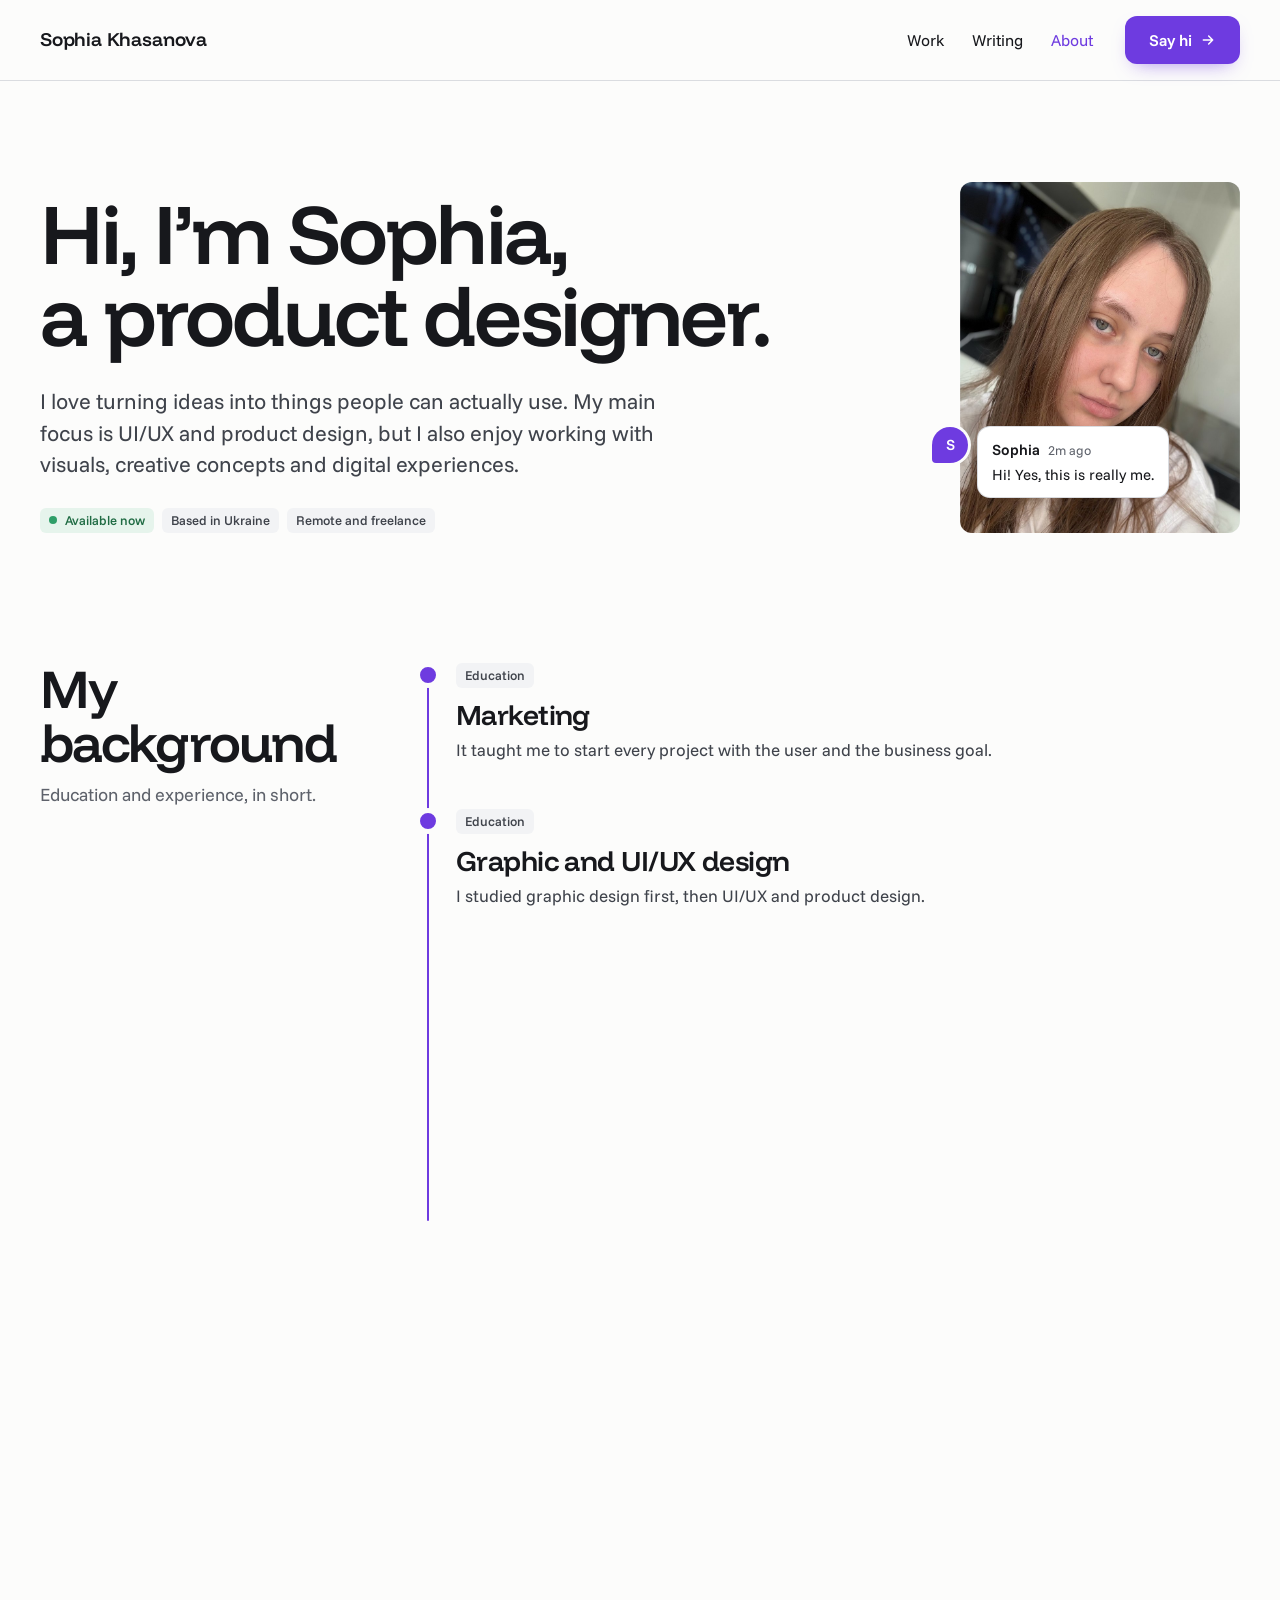
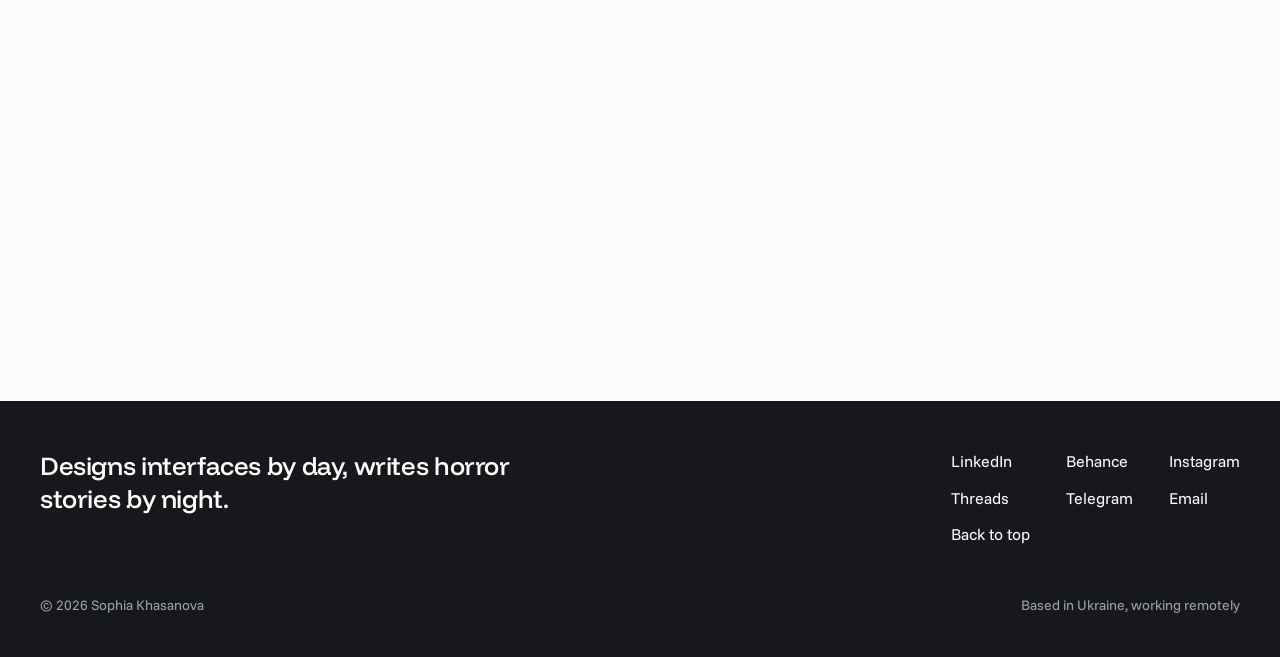
<file: about/index.html>
<!doctype html>
<html lang="en">
<head>
<meta charset="utf-8">
<meta name="viewport" content="width=device-width, initial-scale=1">
<title>About Sophia Khasanova, product and UI/UX designer</title>
<meta name="description" content="Sophia Khasanova, product and UI/UX designer from Ukraine. Interfaces, design to code with Claude Code, and ad creatives. Open to remote roles and freelance.">
<link rel="canonical" href="https://sophiekhasanova.github.io/about/">
<meta property="og:type" content="website">
<meta property="og:title" content="About Sophia Khasanova, product and UI/UX designer">
<meta property="og:description" content="Sophia Khasanova, product and UI/UX designer from Ukraine. Interfaces, design to code with Claude Code, and ad creatives. Open to remote roles and freelance.">
<meta property="og:url" content="https://sophiekhasanova.github.io/about/">
<meta property="og:image" content="https://sophiekhasanova.github.io/assets/og.png">
<meta name="twitter:card" content="summary_large_image">
<meta name="theme-color" content="#FCFCFB">
<link rel="icon" href="../assets/favicon.svg" type="image/svg+xml">

<link rel="preconnect" href="https://fonts.googleapis.com">
<link href="https://fonts.googleapis.com/css2?family=Funnel+Display:wght@400;500;600;700;800&amp;family=Funnel+Sans:wght@400;500;600&amp;display=swap" rel="stylesheet">
<link rel="stylesheet" href="../css/style.css">

</head>
<body>

<div class="page">

<header id="top" class="hdr">
<a href="../index.html" style="font-family:'Funnel Display',sans-serif;font-weight:600;font-size:19px;letter-spacing:-0.01em;margin-right:auto;text-decoration:none">Sophia Khasanova</a>
<nav class="main-nav">
<a class="plain-link" href="../index.html#work">Work</a>
<a class="plain-link" href="../index.html#writing">Writing</a>
<a href="#top" class="plain-link navon" aria-current="page">About</a>
</nav>
<a href="#contact" class="hcta">Say hi<svg class="harr" width="16" height="16" viewBox="0 0 24 24" fill="none" stroke="currentColor" stroke-width="2.2" stroke-linecap="round" stroke-linejoin="round" aria-hidden="true"><path d="M5 12h14M13 6l6 6-6 6"></path></svg></a>
</header>

<main>
<section style="max-width:1320px;margin:0 auto;padding:clamp(48px,8vw,104px) 40px clamp(80px,10vw,140px)">
<div style="display:flex;flex-wrap:wrap;gap:56px 80px;align-items:flex-end">
<div style="flex:999 1 520px;min-width:0;display:flex;flex-direction:column;gap:28px">
<h1 style="margin:0;font-family:'Funnel Display',sans-serif;font-weight:600;font-size:clamp(44px,6.6vw,96px);line-height:0.98;letter-spacing:-0.035em">
<span class="mask"><span class="line">Hi, I’m Sophia,</span></span>
<span class="mask"><span class="line l2">a product designer.</span></span>
</h1>
<p class="fade f1" style="margin:0;max-width:30em;font-size:clamp(19px,1.7vw,23px);line-height:1.45;color:#3F434B">I love turning ideas into things people can actually use. My main focus is UI/UX and product design, but I also enjoy working with visuals, creative concepts and digital experiences.</p>
<ul class="chip-list fade f2">
<li style="display:inline-flex;align-items:center;gap:8px;background:#E6F4EC;color:#1F6B43;border-radius:6px;padding:6px 9px;font-size:13px;font-weight:500;line-height:1"><span class="status-dot"></span>Available now</li>
<li class="chip-li">Based in Ukraine</li>
<li class="chip-li">Remote and freelance</li>
</ul>
</div>
<div class="fade f2" style="position:relative;flex:1 1 280px;max-width:400px">
<div class="photo"><img class="photo-img par" src="../assets/sophia.jpg" alt="Portrait of Sophia Khasanova"></div>
<div class="pop p2" style="position:absolute;left:-28px;bottom:36px;display:flex;align-items:flex-start;gap:10px;max-width:280px;transform-origin:left bottom">
<span class="avatar" aria-hidden="true">S</span>
<div class="chat-card">
<span class="chat-meta"><span class="bold">Sophia</span><span class="meta-sm">2m ago</span></span>
Hi! Yes, this is really me.
</div>
</div>
</div>
</div>
</section>

<section class="section" aria-labelledby="path-h">
<div style="display:flex;flex-wrap:wrap;gap:40px 80px;align-items:flex-start">
<div class="rv stick" style="flex:1 1 300px;min-width:0;display:flex;flex-direction:column;gap:12px">
<h2 class="section-title" id="path-h">My background</h2>
<p class="lead">Education and experience, in short.</p>
</div>
<ol class="tl" style="flex:999 1 560px;min-width:0;margin:0;padding:0 0 0 36px;list-style:none;position:relative;display:flex;flex-direction:column;gap:44px">
<span aria-hidden="true" style="position:absolute;left:7px;top:8px;bottom:8px;width:2px;background:#E4E6EA;border-radius:2px"></span>
<span aria-hidden="true" class="tlfill" style="position:absolute;left:7px;top:8px;bottom:8px;width:2px;background:#6E3BE0;border-radius:2px;transform-origin:top"></span>
<li class="rel rv2 tli"><span aria-hidden="true" class="tldot"></span><span class="tlchip">Education</span><h3 class="tlh">Marketing</h3><p class="tlp">It taught me to start every project with the user and the business goal.</p></li>
<li class="rel rv2 tli"><span aria-hidden="true" class="tldot"></span><span class="tlchip">Education</span><h3 class="tlh">Graphic and UI/UX design</h3><p class="tlp">I studied graphic design first, then UI/UX and product design.</p></li>
<li class="rel rv2 tli"><span aria-hidden="true" class="tldot"></span><span class="tlchip">Experience</span><h3 class="tlh">Graphic design</h3><p class="tlp">Logos, posters, business cards, social media visuals and ad creatives.</p></li>
<li class="rel rv2 tli"><span aria-hidden="true" class="tldot"></span><span class="tlchip">Now</span><h3 class="tlh">Product and UI/UX design</h3><p class="tlp">User flows, interfaces and design systems in Figma, with working versions built in Claude Code. Plus social media content for LOST, a navigator app.</p></li>
</ol>
</div>
</section>

<section class="section" aria-labelledby="do-h">
<div class="section-head rv">
<h2 class="section-title" id="do-h">What I do</h2>
<p class="lead">What I can help your team with.</p>
</div>
<div class="skgrid" style="display:grid;grid-template-columns:repeat(3,minmax(0,1fr));gap:24px">
<article class="sk rv2">
<span class="sksel" aria-hidden="true"><span>Card / Skill</span></span>
<span aria-hidden="true" class="skic" style="background:#EFE8FF"><svg width="22" height="22" viewBox="0 0 24 24" fill="none" stroke="#6E3BE0" stroke-width="1.8" stroke-linejoin="round"><rect x="3" y="4" width="18" height="16" rx="2.5"></rect><path d="M3 9h18M9 9v11"></path></svg></span>
<h3 class="skh">Product &amp; UI/UX</h3>
<p class="skp">Clear, user-friendly interfaces for web and mobile products.</p>
<ul class="skl"><li>User flows and wireframes</li><li>Web and mobile interfaces</li><li>Design systems and UI kits</li><li>Landing pages</li></ul>
</article>
<article class="sk rv2">
<span class="sksel" aria-hidden="true"><span>Card / Skill</span></span>
<span aria-hidden="true" class="skic" style="background:#E6ECFB"><svg width="22" height="22" viewBox="0 0 24 24" fill="none" stroke="#1E6BFF" stroke-width="1.8" stroke-linecap="round" stroke-linejoin="round"><path d="M8 7l-5 5 5 5M16 7l5 5-5 5M13.5 5l-3 14"></path></svg></span>
<h3 class="skh">Design to code</h3>
<p class="skp">I turn my Figma designs into working prototypes and websites.</p>
<ul class="skl"><li>Working prototypes with Claude Code</li><li>Websites in Webflow and Framer</li><li>Checking every screen before launch</li></ul>
</article>
<article class="sk rv2">
<span class="sksel" aria-hidden="true"><span>Card / Skill</span></span>
<span aria-hidden="true" class="skic" style="background:#FFF1E3"><svg width="22" height="22" viewBox="0 0 24 24" fill="none" stroke="#D9700F" stroke-width="1.8" stroke-linejoin="round"><rect x="6" y="3" width="12" height="18" rx="2.5"></rect><path d="M10.5 9.5v5l4-2.5z" fill="#D9700F"></path></svg></span>
<h3 class="skh">Creatives &amp; content</h3>
<p class="skp">Graphic design, ad creatives and social media content for brands.</p>
<ul class="skl"><li>Ad creatives for social media</li><li>Post and Stories templates</li><li>Content plans</li><li>Reels edited in CapCut</li></ul>
</article>
</div>
</section>

<section class="section" aria-labelledby="how-h">
<div class="section-head rv">
<h2 class="section-title" id="how-h">How I work</h2>
<p class="lead">Every project is different, but this is usually how it goes.</p>
</div>
<ol class="steps" style="margin:0;padding:0;list-style:none;display:grid;grid-template-columns:repeat(auto-fit,minmax(min(100%,230px),1fr));gap:32px;position:relative">
<li class="st rv2"><span class="stn">1</span><h3 class="sth">Understand</h3><p class="stp">I start with people: who they are, what they need and what gets in their way.</p></li>
<li class="st rv2"><span class="stn">2</span><h3 class="sth">Sketch</h3><p class="stp">Quick flows and wireframes to explore ideas before polishing anything.</p></li>
<li class="st rv2"><span class="stn">3</span><h3 class="sth">Design</h3><p class="stp">Clean interfaces and components in Figma, tested with real content.</p></li>
<li class="st rv2"><span class="stn">4</span><h3 class="sth">Build</h3><p class="stp">A working version with Claude Code or Webflow, which I test and keep improving.</p></li>
</ol>
<div class="rv" style="margin-top:clamp(40px,5vw,64px);display:flex;flex-wrap:wrap;align-items:center;gap:12px 20px;border-top:1px solid #DADCE0;padding-top:24px">
<h3 style="margin:0;font-family:'Funnel Display',sans-serif;font-weight:600;font-size:18px;letter-spacing:-0.01em">Tools I use</h3>
<ul class="chip-list">
<li class="tool">Figma</li><li class="tool">Claude Code</li><li class="tool">Webflow</li><li class="tool">Framer</li><li class="tool">CapCut</li><li class="tool">Unity</li>
</ul>
</div>
</section>

<section class="section" aria-labelledby="off-h">
<div class="section-head rv">
<h2 class="section-title" id="off-h">Off the clock</h2>
<p class="lead">What I enjoy outside of work.</p>
</div>
<ul class="fgrid" style="margin:0;padding:0;list-style:none;display:grid;grid-template-columns:repeat(4,minmax(0,1fr));gap:20px">
<li class="fact rv2" style="--r:-1.4deg"><span class="fe" aria-hidden="true"><svg width="22" height="22" viewBox="0 0 24 24" fill="none" stroke="#6E3BE0" stroke-width="1.8" stroke-linecap="round" stroke-linejoin="round"><rect x="2" y="7" width="20" height="11" rx="5"/><path d="M7 11v3M5.5 12.5h3"/><circle cx="16" cy="11.5" r=".6" fill="#6E3BE0"/><circle cx="18" cy="13.5" r=".6" fill="#6E3BE0"/></svg></span><h3 class="fh">Gaming</h3><p>I spend a lot of time playing games. I’m naturally drawn to their worlds, visual styles, interfaces and storytelling.</p></li>
<li class="fact rv2" style="--r:1.1deg"><span class="fe" aria-hidden="true"><svg width="22" height="22" viewBox="0 0 24 24" fill="none" stroke="#6E3BE0" stroke-width="1.8" stroke-linecap="round" stroke-linejoin="round"><path d="M20 14.5A8 8 0 1 1 9.5 4a6.5 6.5 0 0 0 10.5 10.5z"/></svg></span><h3 class="fh">Game development</h3><p>I’m working on my own horror game, exploring game design, storytelling and development along the way.</p></li>
<li class="fact rv2" style="--r:-0.7deg"><span class="fe" aria-hidden="true"><svg width="22" height="22" viewBox="0 0 24 24" fill="none" stroke="#6E3BE0" stroke-width="1.8" stroke-linecap="round" stroke-linejoin="round"><path d="M4 8h16v11H4zM4 8l3-4h12l-3 4M9 4l-2 4M14 4l-2 4"/></svg></span><h3 class="fh">Movies, anime &amp; fan edits</h3><p>I love movies, series and anime. I used to make fan edits, and I still enjoy experimenting with visuals, motion and timing.</p></li>
<li class="fact rv2" style="--r:1.4deg"><span class="fe" aria-hidden="true"><svg width="22" height="22" viewBox="0 0 24 24" fill="none" stroke="#6E3BE0" stroke-width="1.8" stroke-linecap="round" stroke-linejoin="round"><path d="M12 3l1.8 5.2L19 10l-5.2 1.8L12 17l-1.8-5.2L5 10l5.2-1.8z"/><path d="M19 16v4M17 18h4"/></svg></span><h3 class="fh">Creative experiments</h3><p>I enjoy trying new tools, exploring different creative ideas and making things just because I can.</p></li>
</ul>
</section>

<section class="section-sm" id="contact">
<div class="rv" style="border-radius:20px;background:#F2EDFF;padding:clamp(36px,5vw,64px);display:flex;flex-wrap:wrap;gap:28px 48px;align-items:center;justify-content:space-between">
<div class="col-text">
<h2 style="margin:0;font-family:'Funnel Display',sans-serif;font-weight:600;font-size:clamp(32px,3.6vw,52px);letter-spacing:-0.035em;line-height:1">Let’s work together</h2>
<p style="margin:0;max-width:30em;color:#3F434B;font-size:18px">I’m open to remote full-time roles in product, UI/UX and creative design, and to freelance projects, from landing pages to ad creatives. Write me an email or a message on Telegram, I’d love to hear from you.</p>
</div>
<div class="ctab" style="display:flex;flex-wrap:wrap;gap:12px">
<a href="mailto:sophieekhasanova@gmail.com" class="cta" style="display:inline-flex;align-items:center;height:52px;padding:0 24px;border-radius:12px;background:#6E3BE0;color:#fff;text-decoration:none;font-weight:600;font-size:16px">Write an email</a>
<a href="https://t.me/kalvaaani" target="_blank" rel="noopener" class="allbtn" style="display:inline-flex;align-items:center;height:52px;padding:0 24px;border-radius:12px;border:1.5px solid #17181C;color:#17181C;text-decoration:none;font-weight:600;font-size:16px">Message on Telegram</a>
</div>
<div style="display:flex;flex-wrap:wrap;align-items:center;gap:8px 8px;flex-basis:100%"><span class="hint">Elsewhere</span><a href="https://www.linkedin.com/in/sophie-khasanova-a0128a301/" target="_blank" rel="noopener" class="schip">LinkedIn</a><a href="https://www.behance.net/sophiaaaa" target="_blank" rel="noopener" class="schip">Behance</a><a href="https://www.instagram.com/sophia.dsgnn/" target="_blank" rel="noopener" class="schip">Instagram</a><a href="https://www.threads.com/@sophia.dsgnn" target="_blank" rel="noopener" class="schip">Threads</a></div>
</div>
</section>
</main>

<footer class="site-footer">
<div class="footer-inner">
<div class="footer-top">
<span class="footer-tagline">Designs interfaces by day, writes horror stories by night.</span>
<nav class="footer-nav" aria-label="Elsewhere">
<a class="ft-link" href="https://www.linkedin.com/in/sophie-khasanova-a0128a301/" target="_blank" rel="noopener">LinkedIn</a>
<a class="ft-link" href="https://www.behance.net/sophiaaaa" target="_blank" rel="noopener">Behance</a>
<a class="ft-link" href="https://www.instagram.com/sophia.dsgnn/" target="_blank" rel="noopener">Instagram</a>
<a class="ft-link" href="https://www.threads.com/@sophia.dsgnn" target="_blank" rel="noopener">Threads</a>
<a class="ft-link" href="https://t.me/kalvaaani" target="_blank" rel="noopener">Telegram</a>
<a class="ft-link" href="mailto:sophieekhasanova@gmail.com">Email</a>
<a class="ft-link" href="#top">Back to top</a>
</nav>
</div>
<div class="footer-bottom">
<span>© 2026 Sophia Khasanova</span>
<span>Based in Ukraine, working remotely</span>
</div>
</div>
</footer>

</div>

<script src="../js/main.js"></script>
</body>
</html>
</file>
<file: css/style.css>
body {
  margin: 0;
  background: #fcfcfb;
}
* {
  box-sizing: border-box;
}
a {
  color: #17181c;
}
a:hover {
  color: #6e3be0;
}
a:focus-visible,
button:focus-visible,
[tabindex]:focus-visible {
  outline: 2px solid #1e6bff;
  outline-offset: 4px;
}
::selection {
  background: #e7ddff;
}

.ft-link {
  color: #fcfcfb;
  text-decoration: none;
}
.rel {
  position: relative;
}
.section-title {
  margin: 0;
  font-family: "Funnel Display", sans-serif;
  font-weight: 600;
  font-size: clamp(36px, 4.2vw, 60px);
  letter-spacing: -0.035em;
  line-height: 1;
}
.tag {
  align-self: flex-start;
  display: inline-flex;
  align-items: center;
  background: #f2f3f5;
  color: #3f434b;
  font-size: 13px;
  font-weight: 500;
  line-height: 1;
  padding: 6px 9px;
  border-radius: 6px;
}
.section {
  max-width: 1320px;
  margin: 0 auto;
  padding: 0 40px clamp(80px, 10vw, 140px);
}
.plain-link {
  text-decoration: none;
}
.chip-li {
  background: #f2f3f5;
  color: #3f434b;
  border-radius: 6px;
  padding: 6px 9px;
  font-size: 13px;
  font-weight: 500;
  line-height: 1;
}
.schip {
  display: inline-flex;
  align-items: center;
  height: 36px;
  padding: 0 14px;
  border-radius: 999px;
  border: 1px solid #dadce0;
  background: #fff;
  color: #17181c;
  text-decoration: none;
  font-size: 14px;
  font-weight: 500;
}
.rounded {
  border-radius: 12px;
  overflow: hidden;
}
.wsel {
  position: absolute;
  inset: -6px;
  border: 1.5px solid #1e6bff;
  border-radius: 16px;
  pointer-events: none;
}
.stack-8 {
  margin-top: 18px;
  display: flex;
  flex-direction: column;
  gap: 8px;
}
.card-title {
  margin: 0;
  font-family: "Funnel Display", sans-serif;
  font-weight: 600;
  font-size: 22px;
  letter-spacing: -0.02em;
  line-height: 1.2;
}
.card-text {
  margin: 0;
  color: #3f434b;
  font-size: 16px;
  line-height: 1.5;
}
.sel-label {
  position: absolute;
  left: -1.5px;
  top: -27px;
  background: #1e6bff;
  color: #fff;
  font-size: 12px;
  font-weight: 500;
  padding: 3px 8px;
  border-radius: 4px 4px 4px 0;
}
.crow {
  display: flex;
  align-items: center;
  gap: 16px;
  flex-wrap: wrap;
  padding: 20px 22px;
  border: 1px solid #dadce0;
  border-radius: 16px;
  background: #ffffff;
}
.crow-body {
  flex: 1 1 200px;
  min-width: 0;
  display: flex;
  flex-direction: column;
  line-height: 1.3;
}
.meta {
  color: #5e626b;
  font-size: 14px;
}
.lead {
  margin: 0;
  color: #5e626b;
  font-size: 18px;
}
.section-sm {
  max-width: 1320px;
  margin: 0 auto;
  padding: 0 40px clamp(72px, 9vw, 120px);
}
.mb-48 {
  margin-bottom: 48px;
}
.section-sub {
  margin: 12px 0 0;
  color: #5e626b;
  font-size: 18px;
  max-width: 34em;
}
.bold {
  font-weight: 600;
}
.sel-label-nw {
  position: absolute;
  left: -1.5px;
  top: -27px;
  background: #1e6bff;
  color: #fff;
  font-size: 12px;
  font-weight: 500;
  padding: 3px 8px;
  border-radius: 4px 4px 4px 0;
  white-space: nowrap;
}
.row-10 {
  display: flex;
  align-items: center;
  gap: 10px;
}
.badge-new {
  align-self: flex-start;
  font-size: 10px;
  font-weight: 600;
  color: #2f6b4a;
  background: #e1f2e8;
  padding: 1px 6px;
  border-radius: 999px;
}
.divider-row {
  border-top: 1px solid #dadce0;
  padding: 16px 0;
}
.dl-term {
  font-family: "Funnel Display", sans-serif;
  font-weight: 600;
  font-size: 18px;
  letter-spacing: -0.01em;
}
.dl-desc {
  margin: 4px 0 0;
  color: #5e626b;
  font-size: 15px;
}
.crow-value {
  font-weight: 600;
  font-size: clamp(16px, 1.5vw, 19px);
}
.section-head {
  display: flex;
  flex-direction: column;
  gap: 12px;
  margin-bottom: clamp(32px, 4vw, 48px);
}
.page {
  background: #fcfcfb;
  color: #17181c;
  font-family: "Funnel Sans", system-ui, sans-serif;
  font-size: 17px;
  line-height: 1.55;
  overflow-x: clip;
}
.hdr {
  position: sticky;
  top: 0;
  z-index: 30;
  padding: 16px max(40px, calc((100% - 1240px) / 2));
  display: flex;
  align-items: center;
  gap: 16px 32px;
  flex-wrap: wrap;
  background: #fcfcfbe0;
  backdrop-filter: blur(14px);
  -webkit-backdrop-filter: blur(14px);
}
.main-nav {
  display: flex;
  gap: 28px;
  font-size: 16px;
}
.hcta {
  display: inline-flex;
  align-items: center;
  gap: 8px;
  height: 48px;
  padding: 0 24px;
  border-radius: 12px;
  background: #6e3be0;
  color: #fff;
  text-decoration: none;
  font-weight: 600;
  font-size: 16px;
  box-shadow: 0 8px 20px -10px #6e3be0aa;
}
.bubble {
  align-self: flex-start;
  background: #f2eefb;
  border-radius: 12px 12px 12px 4px;
  padding: 7px 11px;
}
.block {
  display: block;
}
.wsel-lg {
  position: absolute;
  inset: -6px;
  border: 1.5px solid #1e6bff;
  border-radius: 18px;
  pointer-events: none;
}
.col-text {
  flex: 1 1 360px;
  min-width: 0;
  display: flex;
  flex-direction: column;
  gap: 12px;
}
.title-lg {
  margin: 0;
  font-family: "Funnel Display", sans-serif;
  font-weight: 600;
  font-size: clamp(26px, 2.4vw, 32px);
  letter-spacing: -0.025em;
  line-height: 1.15;
}
.text-34 {
  margin: 0;
  color: #3f434b;
  max-width: 34em;
}
.text-36 {
  margin: 0;
  max-width: 36em;
  color: #3f434b;
}
.photo {
  border-radius: 12px;
  overflow: hidden;
  aspect-ratio: 4/5;
  background: #eef0f2;
}
.photo-img {
  display: block;
  width: 100%;
  height: 112%;
  object-fit: cover;
  object-position: 55% 28%;
}
.avatar {
  flex: none;
  width: 36px;
  height: 36px;
  border-radius: 18px 18px 18px 4px;
  background: #6e3be0;
  color: #fff;
  display: flex;
  align-items: center;
  justify-content: center;
  font-weight: 600;
  font-size: 15px;
  box-shadow: 0 0 0 3px #fcfcfb;
}
.chat-card {
  background: #ffffff;
  border-radius: 12px;
  padding: 12px 14px;
  box-shadow:
    0 0 0 1px #dadce0,
    0 10px 24px -12px #17181c40;
  font-size: 15px;
  line-height: 1.4;
}
.chat-meta {
  display: flex;
  gap: 8px;
  align-items: baseline;
  margin-bottom: 4px;
}
.meta-sm {
  color: #5e626b;
  font-size: 13px;
}
.status-dot {
  width: 8px;
  height: 8px;
  border-radius: 50%;
  background: #2e9e68;
}
a.cbtn {
  display: inline-flex;
  align-items: center;
  height: 44px;
  padding: 0 16px;
  border-radius: 10px;
  border: 1px solid #dadce0;
  color: #17181c;
  text-decoration: none;
  font-weight: 600;
  font-size: 15px;
}
.hint {
  color: #5e626b;
  font-size: 14px;
  margin-right: 6px;
}
.site-footer {
  background: #17181c;
  color: #c9ccd2;
}
.footer-inner {
  max-width: 1320px;
  margin: 0 auto;
  padding: 48px 40px 40px;
  display: flex;
  flex-direction: column;
  gap: 48px;
}
.footer-top {
  display: flex;
  justify-content: space-between;
  align-items: flex-start;
  gap: 32px;
  flex-wrap: wrap;
}
.footer-tagline {
  font-family: "Funnel Display", sans-serif;
  font-weight: 500;
  font-size: clamp(20px, 2vw, 26px);
  letter-spacing: -0.015em;
  color: #fcfcfb;
  max-width: 20em;
  line-height: 1.3;
}
.footer-nav {
  display: grid;
  grid-template-columns: repeat(3, auto);
  gap: 12px 36px;
  font-size: 16px;
}
.footer-bottom {
  display: flex;
  justify-content: space-between;
  gap: 16px;
  flex-wrap: wrap;
  font-size: 14px;
  color: #9ea2aa;
}
.chip-list {
  margin: 0;
  padding: 0;
  list-style: none;
  display: flex;
  flex-wrap: wrap;
  gap: 8px;
}

.mask {
  display: block;
  overflow: hidden;
  padding-bottom: 0.08em;
  margin-bottom: -0.08em;
}
.line {
  display: block;
  transform: translateY(105%);
  animation: lineUp 1s cubic-bezier(0.2, 0.8, 0.2, 1) forwards;
}
.l2 {
  animation-delay: 0.12s;
}
@keyframes lineUp {
  to {
    transform: none;
  }
}
.fade {
  opacity: 0;
  animation: fadeUp 0.8s cubic-bezier(0.2, 0.8, 0.2, 1) forwards;
}
.f1 {
  animation-delay: 0.45s;
}
.f2 {
  animation-delay: 0.6s;
}
.f3 {
  animation-delay: 0.75s;
}
@keyframes fadeUp {
  from {
    opacity: 0;
    transform: translateY(14px);
  }
  to {
    opacity: 1;
    transform: none;
  }
}
.draw {
  animation: draw 0.9s cubic-bezier(0.65, 0, 0.35, 1) 0.7s both;
}
@keyframes draw {
  from {
    clip-path: inset(0 100% 100% 0);
  }
  to {
    clip-path: inset(0 0 0 0);
  }
}
.pop {
  animation: pop 0.45s cubic-bezier(0.2, 1.4, 0.4, 1) both;
}
.p1 {
  animation-delay: 1.4s;
}
.p2 {
  animation-delay: 1.55s;
}
.p3 {
  animation-delay: 1.1s;
}
@keyframes pop {
  from {
    opacity: 0;
    transform: scale(0.6);
  }
  to {
    opacity: 1;
    transform: none;
  }
}
.ov {
  opacity: 0;
  transition: opacity 0.45s ease;
  pointer-events: none;
}
.is-design .ov {
  opacity: 1;
}
.cta {
  transition:
    background 0.3s,
    transform 0.3s cubic-bezier(0.2, 0.8, 0.2, 1);
}
.cta:hover {
  background: #5a2bc4 !important;
  color: #fff !important;
  transform: translateY(-2px) !important;
}
.seg {
  border: 0;
  border-radius: 7px;
  padding: 0 18px;
  height: 44px;
  font:
    500 15px "Funnel Sans",
    sans-serif;
  cursor: pointer;
  background: transparent;
  color: #5e626b;
  transition:
    background 0.25s,
    color 0.25s;
}
.seg[aria-pressed="true"] {
  font-weight: 600;
  background: #fcfcfb;
  color: #17181c;
  box-shadow: 0 1px 2px #17181c22;
}
html {
  scroll-behavior: smooth;
}
@supports (animation-timeline: view()) {
  .rv,
  .rv2 {
    animation: rv linear both;
    animation-timeline: view();
    animation-range: entry 0% cover 28%;
  }
  @keyframes rv {
    from {
      opacity: 0;
      transform: translateY(56px) scale(0.985);
      filter: blur(6px);
    }
    to {
      opacity: 1;
      transform: none;
      filter: none;
    }
  }
  .wgrid > .case:nth-child(2),
  .rv2:nth-child(2) {
    animation-range: entry 8% cover 32%;
  }
  .wgrid > .case:nth-child(4),
  .rv2:nth-child(3) {
    animation-range: entry 8% cover 32%;
  }
  .wgrid > .case:nth-child(5),
  .rv2:nth-child(4) {
    animation-range: entry 16% cover 36%;
  }
  .par {
    animation: par linear both;
    animation-timeline: view();
    animation-range: cover;
  }
  @keyframes par {
    from {
      transform: translateY(-8%);
    }
    to {
      transform: translateY(0);
    }
  }
  .pin {
    animation: pin linear both;
    animation-timeline: view();
    animation-range: entry 40% cover 45%;
  }
  @keyframes pin {
    from {
      opacity: 0;
      transform: translateY(16px) scale(0.7) rotate(-4deg);
    }
    to {
      opacity: 1;
      transform: none;
    }
  }
}
@supports (animation-timeline: scroll()) {
  .hdr {
    animation: hdr linear both;
    animation-timeline: scroll();
    animation-range: 0 140px;
  }
  @keyframes hdr {
    to {
      box-shadow: 0 1px 0 #dadce0;
    }
  }
}
.case .mk {
  will-change: transform;
  transition: transform 0.7s cubic-bezier(0.2, 0.8, 0.2, 1);
}
.case:hover .mk {
  transform: translateY(-4px) scale(1.012);
}
.case > div:first-child {
  transition: filter 0.5s;
}
.case:hover > div:first-child {
  filter: drop-shadow(0 22px 30px #17181c1f);
}
.crow {
  transition:
    border-color 0.25s,
    box-shadow 0.25s,
    transform 0.35s cubic-bezier(0.2, 0.8, 0.2, 1);
}
.crow:hover {
  transform: translateY(-2px);
  border-color: #b8bcc4;
  box-shadow: 0 12px 28px -18px #17181c40;
}
.case {
  display: block;
  text-decoration: none;
  color: #17181c;
}
.case:hover {
  color: #17181c;
}
.case .wsel {
  opacity: 0;
  transition: opacity 0.25s;
}
.case:hover .wsel,
.case:focus-visible .wsel {
  opacity: 1;
}
.case .go {
  transition: transform 0.35s cubic-bezier(0.2, 0.8, 0.2, 1);
}
.case:hover .go {
  transform: translateX(4px);
}
.mk * {
  animation-play-state: paused;
}
.case:hover .mk *,
.case:focus-visible .mk * {
  animation-play-state: running;
}
@media (hover: none) {
  .mk * {
    animation-play-state: running;
  }
}
@keyframes breathe {
  0%,
  100% {
    transform: scale(1);
  }
  50% {
    transform: scale(1.22);
  }
}
@keyframes dot {
  0%,
  60%,
  100% {
    transform: none;
    opacity: 0.45;
  }
  30% {
    transform: translateY(-5px);
    opacity: 1;
  }
}
@keyframes bar {
  0%,
  100% {
    transform: scaleY(1);
  }
  50% {
    transform: scaleY(0.5);
  }
}
@keyframes check {
  0%,
  12% {
    background: #fff;
    border-color: #b9bed0;
  }
  22%,
  82% {
    background: #3d5bd9;
    border-color: #3d5bd9;
  }
  92%,
  100% {
    background: #fff;
    border-color: #b9bed0;
  }
}
@keyframes tick {
  0%,
  12% {
    opacity: 0;
  }
  22%,
  82% {
    opacity: 1;
  }
  92%,
  100% {
    opacity: 0;
  }
}
@keyframes strike {
  0%,
  12% {
    background-size: 0 2px;
  }
  22%,
  82% {
    background-size: 100% 2px;
  }
  92%,
  100% {
    background-size: 0 2px;
  }
}
@keyframes caret {
  0%,
  49% {
    opacity: 1;
  }
  50%,
  100% {
    opacity: 0;
  }
}
@keyframes float {
  0%,
  100% {
    transform: none;
  }
  50% {
    transform: translateY(-10px);
  }
}
/* Archive 001 card */
.arc {
  aspect-ratio: 4/3;
  background: #12110f;
  color: #ece5d6;
  display: flex;
  flex-direction: column;
  padding: 14px 16px 16px;
  gap: 10px;
}
.arc-bar {
  display: flex;
  justify-content: space-between;
  font: 500 10px/1 ui-monospace, Menlo, monospace;
  letter-spacing: 0.08em;
  text-transform: uppercase;
  color: #8f877a;
}
.arc-title {
  font-family: Didot, "Bodoni 72", "Bodoni MT", Georgia, serif;
  font-size: clamp(34px, 4vw, 50px);
  line-height: 1;
  letter-spacing: -0.02em;
}
.arc-wall {
  margin-top: auto;
  overflow: hidden;
  border-top: 1px solid #2c2925;
  padding-top: 10px;
}
.arc-track {
  display: flex;
  gap: 10px;
  width: max-content;
  animation: arc-drift 14s ease-in-out infinite alternate;
}
.arc-obj {
  width: 92px;
  display: flex;
  flex-direction: column;
  gap: 6px;
}
.arc-pic {
  height: 70px;
  border-radius: 3px;
  background: #1d1b18;
  position: relative;
}
.arc-pic::after {
  content: "";
  position: absolute;
  left: 50%;
  top: 50%;
  transform: translate(-50%, -50%);
}
.arc-lens::after {
  width: 38px;
  height: 38px;
  border-radius: 50%;
  background: radial-gradient(circle at 35% 35%, #9fb3c2, #2b3a45 60%, #0d1114);
  box-shadow: 0 0 0 5px #3a352e;
}
.arc-vase::after {
  width: 26px;
  height: 48px;
  border-radius: 40% 40% 30% 30% / 25% 25% 45% 45%;
  background: linear-gradient(90deg, #6e3b23, #b8693b 45%, #5a2f1c);
}
.arc-shell::after {
  width: 44px;
  height: 34px;
  border-radius: 50% 50% 46% 46% / 62% 62% 38% 38%;
  background: repeating-radial-gradient(circle at 50% 100%, #e4d3b8 0 4px, #b99c76 4px 6px);
}
.arc-radio::after {
  width: 52px;
  height: 32px;
  border-radius: 4px;
  background: radial-gradient(circle at 30% 50%, #2a2520 0 8px, transparent 9px),
    repeating-linear-gradient(90deg, #8a7a62 0 2px, #6d604d 2px 4px);
}
.arc-cap {
  font: 400 9px/1.2 ui-monospace, Menlo, monospace;
  color: #8f877a;
  white-space: nowrap;
}
@keyframes arc-drift {
  from {
    transform: translateX(0);
  }
  to {
    transform: translateX(calc(-100% + 180px));
  }
}
.wgrid {
  display: grid;
  grid-template-columns: repeat(6, minmax(0, 1fr));
  gap: 56px 32px;
}
.w3 {
  grid-column: span 3;
}
.w2 {
  grid-column: span 2;
}
@media (max-width: 1100px) {
  .w2 {
    grid-column: span 3;
  }
  .w2:last-child {
    grid-column: span 6;
  }
  .w2:last-child .mk {
    aspect-ratio: 21/9 !important;
  }
}
@media (max-width: 900px) {
  .w3,
  .w2,
  .w2:last-child {
    grid-column: span 6;
  }
  .wgrid .mk,
  .wgrid .w2:last-child .mk {
    aspect-ratio: 16/10 !important;
  }
}
@media (max-width: 640px) {
  .wgrid .mk,
  .wgrid .w2:last-child .mk {
    aspect-ratio: auto !important;
    min-height: 240px;
    padding: 24px 16px !important;
  }
}
@media (min-width: 641px) {
  .wgrid .mk {
    overflow: hidden;
  }
}
.allbtn {
  transition:
    background 0.3s,
    color 0.3s;
}
.allbtn:hover {
  background: #17181c !important;
  color: #fff !important;
}
.article {
  transition: border-color 0.3s;
}
.article:hover {
  border-color: #b8bcc4;
}
@keyframes lostDrive {
  0% {
    left: 50%;
    top: 96%;
    transform: translate(-50%, -50%) rotate(0deg);
  }
  50% {
    left: 50%;
    top: 40%;
    transform: translate(-50%, -50%) rotate(0deg);
  }
  58% {
    left: 50%;
    top: 40%;
    transform: translate(-50%, -50%) rotate(90deg);
  }
  100% {
    left: 96%;
    top: 40%;
    transform: translate(-50%, -50%) rotate(90deg);
  }
}
@keyframes gpsA {
  0%,
  35% {
    opacity: 1;
  }
  42%,
  88% {
    opacity: 0;
  }
  95%,
  100% {
    opacity: 1;
  }
}
@keyframes gpsB {
  0%,
  35% {
    opacity: 0;
  }
  42%,
  88% {
    opacity: 1;
  }
  95%,
  100% {
    opacity: 0;
  }
}
.cbtn {
  transition:
    background 0.2s,
    border-color 0.2s;
}
.cbtn:hover {
  background: #f2f3f5 !important;
  border-color: #b8bcc4 !important;
  color: #17181c !important;
}
.cbtn-main {
  transition:
    background 0.2s,
    transform 0.2s;
}
.cbtn-main:hover {
  color: #fff !important;
  transform: translateY(-1px) !important;
}
.mk .hide-sm {
  display: flex;
}
@media (max-width: 640px) {
  .mk .hide-sm {
    display: none;
  }
  .hdr {
    padding: 12px 20px !important;
    gap: 10px 16px !important;
  }
  .hdr nav {
    order: 3;
    width: 100%;
    gap: 22px !important;
    font-size: 15px !important;
  }
  .hcta {
    height: 42px !important;
    padding: 0 18px !important;
    font-size: 15px !important;
  }
  main > section,
  body section,
  footer > div {
    padding-left: 20px !important;
    padding-right: 20px !important;
  }
  .vhint {
    display: none;
  }
  .crow > span[aria-hidden] {
    display: none !important;
  }
  .crow {
    padding: 18px !important;
  }
  .st {
    display: grid !important;
    grid-template-columns: 40px 1fr;
    column-gap: 16px;
    row-gap: 4px;
  }
  .st .stn {
    grid-row: span 2;
    margin: 0 !important;
  }
  .fact {
    transform: none !important;
  }
  .ctab a {
    flex: 1 1 100%;
    justify-content: center;
  }
  footer nav {
    grid-template-columns: repeat(2, auto) !important;
  }
  .sk {
    padding: 22px !important;
  }
}
@media (prefers-reduced-motion: reduce) {
  .line,
  .fade,
  .draw,
  .pop {
    animation: none;
    transform: none;
    opacity: 1;
    clip-path: none;
  }
  .rv,
  .rv2,
  .par,
  .pin,
  .hdr,
  .arc-track {
    animation: none;
  }
  html {
    scroll-behavior: auto;
  }
  .case:hover .mk,
  .crow:hover,
  .soc:hover {
    transform: none !important;
  }
  .mk * {
    animation: none !important;
  }
  .ov,
  .cta,
  .seg,
  .case .mk,
  .case .wsel,
  .case .go {
    transition: none;
  }
}
.stick {
  position: sticky;
  top: 96px;
}
@media (max-width: 900px) {
  .stick {
    position: static;
  }
}
.tlfill {
  transform: scaleY(1);
}
@supports (animation-timeline: view()) {
  .tlfill {
    animation: tlf linear both;
    animation-timeline: view();
    animation-range: entry 30% exit 60%;
  }
  @keyframes tlf {
    from {
      transform: scaleY(0);
    }
    to {
      transform: scaleY(1);
    }
  }
  .tldot {
    animation: tld linear both;
    animation-timeline: view();
    animation-range: entry 60% cover 45%;
  }
  @keyframes tld {
    from {
      background: #fcfcfb;
      border-color: #c9ccd2;
    }
    to {
      background: #6e3be0;
      border-color: #6e3be0;
    }
  }
  .st .stn {
    animation: stn linear both;
    animation-timeline: view();
    animation-range: entry 70% cover 40%;
  }
  @keyframes stn {
    from {
      background: #f2f3f5;
      color: #5e626b;
    }
    to {
      background: #6e3be0;
      color: #fff;
    }
  }
}
.tldot {
  position: absolute;
  left: -36px;
  top: 6px;
  width: 16px;
  height: 16px;
  border-radius: 50%;
  border: 2px solid #6e3be0;
  background: #6e3be0;
  box-shadow: 0 0 0 5px #fcfcfb;
}
.tlchip {
  display: inline-block;
  background: #f2f3f5;
  color: #3f434b;
  border-radius: 6px;
  padding: 6px 9px;
  font-size: 13px;
  font-weight: 500;
  line-height: 1;
}
.tlh {
  margin: 12px 0 6px;
  font-family: "Funnel Display", sans-serif;
  font-weight: 600;
  font-size: clamp(24px, 2.2vw, 30px);
  letter-spacing: -0.02em;
  line-height: 1.1;
}
.tlp {
  margin: 0;
  max-width: 34em;
  color: #3f434b;
}
.sk {
  position: relative;
  display: flex;
  flex-direction: column;
  gap: 10px;
  padding: 28px;
  border: 1px solid #dadce0;
  border-radius: 16px;
  background: #fff;
  transition:
    border-color 0.3s,
    transform 0.45s cubic-bezier(0.2, 0.8, 0.2, 1),
    box-shadow 0.45s;
}
.sk:hover {
  border-color: transparent;
  transform: translateY(-4px);
  box-shadow: 0 22px 40px -26px #17181c55;
}
.sksel {
  position: absolute;
  inset: -1px;
  border: 1.5px solid #6e3be0;
  border-radius: 16px;
  opacity: 0;
  transition: opacity 0.25s;
  pointer-events: none;
}
.sksel span {
  position: absolute;
  left: -1.5px;
  top: -26px;
  background: #6e3be0;
  color: #fff;
  font-size: 12px;
  font-weight: 500;
  padding: 3px 8px;
  border-radius: 4px 4px 4px 0;
}
.sk:hover .sksel {
  opacity: 1;
}
.skic {
  width: 48px;
  height: 48px;
  border-radius: 12px;
  display: flex;
  align-items: center;
  justify-content: center;
  margin-bottom: 8px;
  transition: transform 0.5s cubic-bezier(0.2, 1.4, 0.4, 1);
}
.sk:hover .skic {
  transform: rotate(-8deg) scale(1.08);
}
.skh {
  margin: 0;
  font-family: "Funnel Display", sans-serif;
  font-weight: 600;
  font-size: clamp(24px, 2.2vw, 28px);
  letter-spacing: -0.02em;
  line-height: 1.1;
}
.skp {
  margin: 0;
  color: #3f434b;
}
.skl {
  margin: 8px 0 0;
  padding: 16px 0 0;
  border-top: 1px solid #eef0f2;
  list-style: none;
  display: flex;
  flex-direction: column;
  gap: 8px;
  color: #5e626b;
  font-size: 15px;
}
.skl li {
  display: flex;
  gap: 10px;
  align-items: baseline;
}
.skl li::before {
  content: "";
  flex: none;
  width: 6px;
  height: 6px;
  border-radius: 2px;
  background: #c9b8f5;
  transform: translateY(-2px);
}
.st {
  display: flex;
  flex-direction: column;
  gap: 8px;
}
.stn {
  width: 40px;
  height: 40px;
  border-radius: 10px;
  background: #6e3be0;
  color: #fff;
  display: flex;
  align-items: center;
  justify-content: center;
  font-family: "Funnel Display", sans-serif;
  font-weight: 600;
  font-size: 17px;
  margin-bottom: 8px;
}
.sth {
  margin: 0;
  font-family: "Funnel Display", sans-serif;
  font-weight: 600;
  font-size: 22px;
  letter-spacing: -0.015em;
}
.stp {
  margin: 0;
  color: #3f434b;
  font-size: 16px;
}
.tool {
  background: #f2f3f5;
  color: #3f434b;
  border-radius: 6px;
  padding: 8px 11px;
  font-size: 14px;
  font-weight: 500;
  line-height: 1;
  transition:
    background 0.2s,
    color 0.2s,
    transform 0.25s cubic-bezier(0.2, 0.8, 0.2, 1);
}
.tool:hover {
  background: #efe8ff !important;
  color: #6e3be0 !important;
  transform: translateY(-2px) !important;
}
.fact {
  background: #fff;
  border: 1px solid #dadce0;
  border-radius: 16px;
  padding: 24px;
  display: flex;
  flex-direction: column;
  gap: 14px;
  transform: rotate(var(--r));
  transition:
    transform 0.5s cubic-bezier(0.2, 1.2, 0.4, 1),
    box-shadow 0.5s;
}
.fact:hover {
  transform: rotate(0) translateY(-4px);
  box-shadow: 0 22px 40px -26px #17181c55;
}
.fact p {
  margin: 0;
  color: #3f434b;
}
.fe {
  width: 44px;
  height: 44px;
  border-radius: 12px;
  background: #efe8ff;
  display: flex;
  align-items: center;
  justify-content: center;
}
.navon {
  color: #6e3be0 !important;
}
@media (prefers-reduced-motion: reduce) {
  .tlfill,
  .tldot,
  .st .stn {
    animation: none;
  }
  .sk,
  .sk:hover,
  .fact,
  .fact:hover,
  .skic,
  .tool:hover {
    transition: none !important;
    transform: none !important;
  }
}
.hcta {
  transition:
    background 0.3s,
    transform 0.3s cubic-bezier(0.2, 0.8, 0.2, 1),
    box-shadow 0.3s;
}
.hcta:hover {
  background: #5a2bc4 !important;
  color: #fff !important;
  transform: translateY(-1px) !important;
  box-shadow: 0 12px 24px -10px #6e3be0cc !important;
}
.harr {
  transition: transform 0.35s cubic-bezier(0.2, 0.8, 0.2, 1);
}
.hcta:hover .harr {
  transform: translateX(3px);
}
.schip {
  transition:
    border-color 0.2s,
    color 0.2s,
    transform 0.25s cubic-bezier(0.2, 0.8, 0.2, 1);
}
.schip:hover {
  border-color: #6e3be0 !important;
  color: #6e3be0 !important;
  transform: translateY(-2px) !important;
}
section[id] {
  scroll-margin-top: 104px;
}
@media (max-width: 640px) {
  section[id] {
    scroll-margin-top: 124px;
  }
}
@media (prefers-reduced-motion: reduce) {
  .hcta:hover,
  .schip:hover {
    transform: none !important;
  }
}
.bst {
  display: flex;
  gap: 14px;
  color: #8a8e96;
  font-size: 13px;
  font-weight: 500;
  line-height: 1;
}
.bst span {
  display: inline-flex;
  align-items: center;
  gap: 5px;
}
.mk.off * {
  animation-play-state: paused !important;
}
@media (max-width: 760px) {
  .rv,
  .rv2,
  .par,
  .pin,
  .tlfill,
  .tldot,
  .st .stn,
  .hdr {
    animation: none !important;
  }
  img.par {
    height: 100% !important;
  }
  .hdr {
    background: #fcfcfb !important;
    backdrop-filter: none !important;
    -webkit-backdrop-filter: none !important;
    box-shadow: 0 1px 0 #e6e7ea;
    transition: transform 0.35s cubic-bezier(0.2, 0.8, 0.2, 1);
  }
  .hdr.hid {
    transform: translateY(-102%);
  }
  .js-io .rv,
  .js-io .rv2 {
    opacity: 0;
    transform: translateY(18px);
    transition:
      opacity 0.6s cubic-bezier(0.2, 0.8, 0.2, 1),
      transform 0.6s cubic-bezier(0.2, 0.8, 0.2, 1);
  }
  .js-io .rv.in,
  .js-io .rv2.in {
    opacity: 1;
    transform: none;
  }
  .case .mk,
  .case:hover .mk {
    transform: none !important;
    will-change: auto !important;
  }
  .case:hover > div:first-child {
    filter: none;
  }
  .wsel,
  .sksel {
    display: none !important;
  }
  .sk:hover,
  .fact:hover,
  .crow:hover,
  .sk:hover .skic {
    transform: none !important;
  }
  .pin,
  .pop.p2[style*="left:-28px"] {
    left: 12px !important;
    right: 12px;
    bottom: 14px !important;
    max-width: none !important;
  }
  .ov[style*="inset:-14px"] {
    inset: -10px -8px !important;
  }
  .line {
    text-wrap: balance;
  }
  .vbar {
    justify-content: flex-start !important;
    margin-bottom: 44px !important;
  }
  .crow > span:nth-child(2) {
    flex: 1 1 0 !important;
  }
  .crow.cmail > span:nth-child(2),
  .crow.cmail > span:last-child {
    flex: 1 1 100% !important;
  }
  .crow.cmail > span:last-child > * {
    flex: 1;
    justify-content: center;
  }
}
@media (max-width: 900px) {
  .gwrap {
    flex: 1 1 100% !important;
    max-width: none !important;
  }
  .gimg {
    min-height: 0 !important;
    height: auto !important;
    aspect-ratio: 4/3;
    object-position: center top !important;
  }
}
.fh {
  margin: 0;
  font-family: "Funnel Display", sans-serif;
  font-weight: 600;
  font-size: 20px;
  letter-spacing: -0.015em;
  line-height: 1.2;
}
.fact .fe {
  margin-bottom: 2px;
}
.fh + p {
  margin-top: -6px !important;
}
@media (max-width: 1100px) {
  .fgrid {
    grid-template-columns: repeat(2, minmax(0, 1fr)) !important;
  }
}
@media (max-width: 900px) {
  .skgrid {
    grid-template-columns: 1fr !important;
  }
}
@media (max-width: 600px) {
  .fgrid {
    grid-template-columns: 1fr !important;
  }
}
.hipop {
  position: fixed;
  z-index: 200;
  min-width: 220px;
  padding: 6px;
  border-radius: 14px;
  background: #ffffff;
  border: 1px solid #e6e7ea;
  box-shadow: 0 18px 40px -16px #17181c55;
  opacity: 0;
  transform: translateY(-6px);
  pointer-events: none;
  transition:
    opacity 0.18s,
    transform 0.18s;
}
.hipop.open {
  opacity: 1;
  transform: none;
  pointer-events: auto;
}
.hipop a {
  display: flex;
  align-items: center;
  gap: 10px;
  padding: 12px 14px;
  border-radius: 10px;
  color: #17181c;
  text-decoration: none;
  font:
    600 15px "Funnel Sans",
    sans-serif;
}
.hipop a:hover,
.hipop a:focus-visible {
  background: #f2eefc;
  outline: none;
}
.hipop span {
  font-weight: 400;
  color: #5e626b;
  font-size: 13px;
  margin-left: auto;
}
</file>
